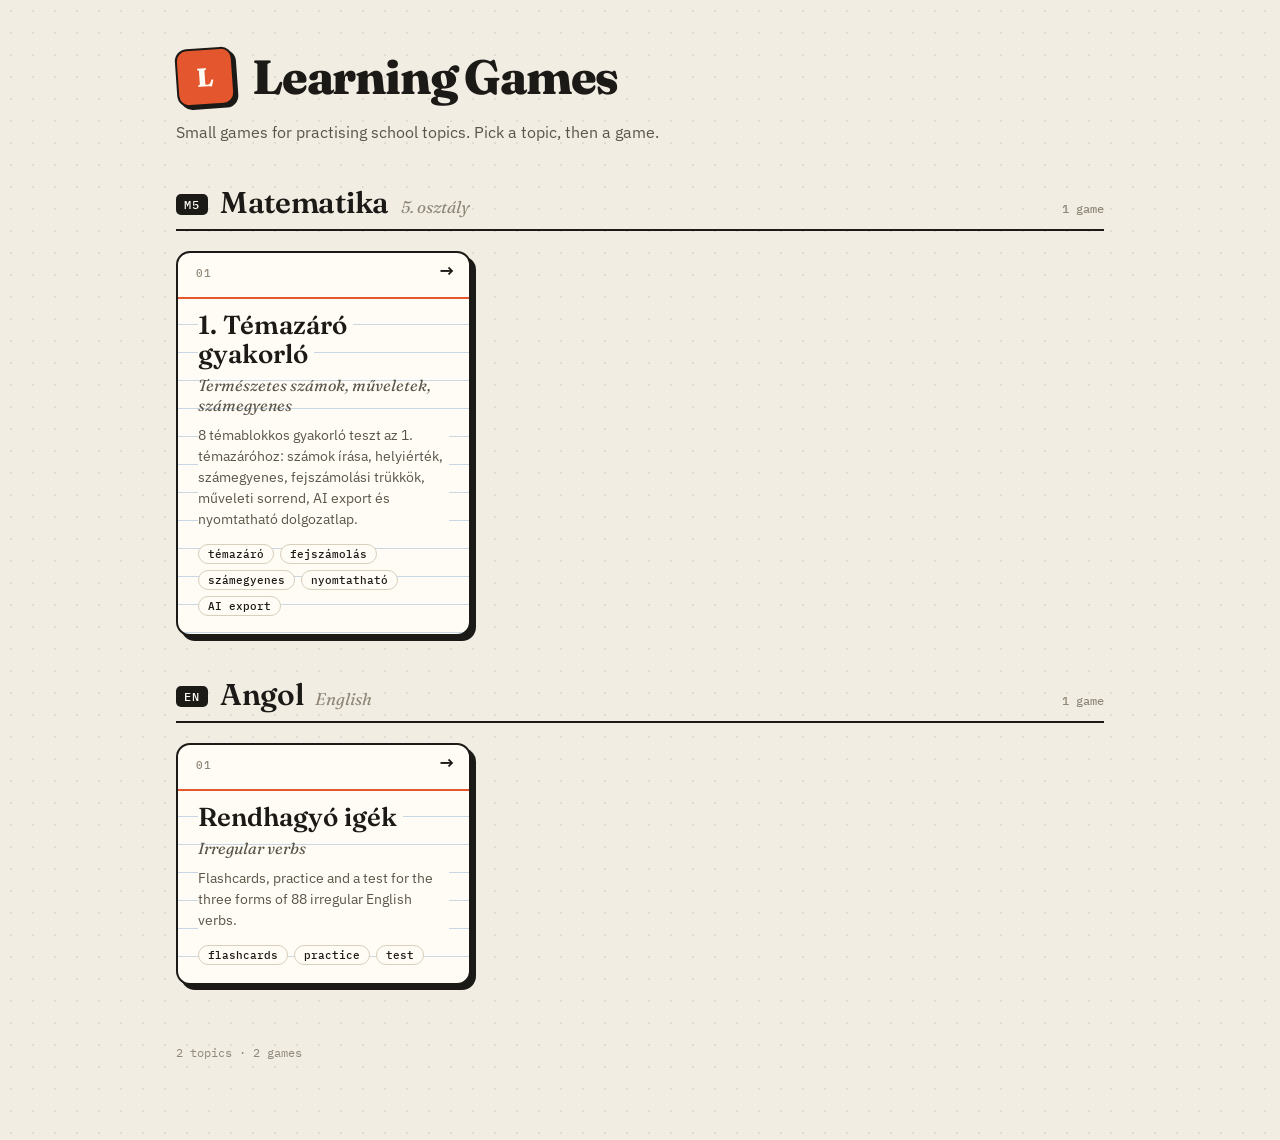
<file: index.html>
<!doctype html>
<html lang="hu">
<head>
<meta charset="utf-8">
<meta name="viewport" content="width=device-width, initial-scale=1">
<title>Learning Games</title>
<link rel="preconnect" href="https://fonts.googleapis.com">
<link rel="preconnect" href="https://fonts.gstatic.com" crossorigin>
<link href="https://fonts.googleapis.com/css2?family=Fraunces:opsz,wght@9..144,400;9..144,600;9..144,800&family=IBM+Plex+Mono:wght@400;500&family=IBM+Plex+Sans:wght@400;500;600&display=swap" rel="stylesheet">

<!--
  ===================== TABLE OF CONTENTS =====================
  Add a topic or a game here. "path" is the folder of the game (with an index.html inside).
-->
<script type="application/json" id="catalog">
[
  {
    "topic": "Matematika",
    "subtitle": "5. osztály",
    "code": "M5",
    "games": [
      {
        "title": "1. Témazáró gyakorló",
        "subtitle": "Természetes számok, műveletek, számegyenes",
        "path": "matek/5-osztaly/temazaro-1/",
        "description": "8 témablokkos gyakorló teszt az 1. témazáróhoz: számok írása, helyiérték, számegyenes, fejszámolási trükkök, műveleti sorrend, AI export és nyomtatható dolgozatlap.",
        "tags": ["témazáró", "fejszámolás", "számegyenes", "nyomtatható", "AI export"]
      }
    ]
  },
  {
    "topic": "Angol",
    "subtitle": "English",
    "code": "EN",
    "games": [
      {
        "title": "Rendhagyó igék",
        "subtitle": "Irregular verbs",
        "path": "angol/rendhagyo-igek/",
        "description": "Flashcards, practice and a test for the three forms of 88 irregular English verbs.",
        "tags": ["flashcards", "practice", "test"]
      }
    ]
  }
]
</script>

<style>
:root{
  --paper:#f2ede3; --paper-2:#e9e2d4; --card:#fffcf5;
  --ink:#1c1a17; --ink-2:#5b5549; --ink-3:#8f8778; --line:#d8cfbd;
  --accent:#e4572e; --rule:#c9d6e3;
  --hard:5px 5px 0 var(--ink);
}
*{box-sizing:border-box}
html,body{margin:0}
body{
  background:var(--paper);
  background-image:radial-gradient(rgba(28,26,23,.08) 1px, transparent 1.2px);
  background-size:22px 22px;
  color:var(--ink);font:16px/1.5 "IBM Plex Sans",system-ui,sans-serif;min-height:100vh;
}
.wrap{max-width:960px;margin:0 auto;padding:48px 16px 80px}
header{display:flex;align-items:center;gap:18px;margin-bottom:12px}
.mark{
  width:58px;height:58px;border:2px solid var(--ink);border-radius:12px;background:var(--accent);flex:none;
  display:grid;place-items:center;font:800 26px/1 "Fraunces",serif;color:var(--card);
  box-shadow:3px 3px 0 var(--ink);transform:rotate(-4deg);
}
h1{font:800 clamp(32px,6vw,48px)/1 "Fraunces",serif;letter-spacing:-.025em;margin:0}
.lead{color:var(--ink-2);max-width:560px;margin:14px 0 44px}
.lead code{font:13px "IBM Plex Mono",monospace;background:var(--paper-2);padding:1px 6px;border-radius:4px}

.topic{margin-bottom:44px;animation:rise .5s cubic-bezier(.2,1.1,.4,1) backwards}
@keyframes rise{from{opacity:0;transform:translateY(14px)}}
.topic-head{display:flex;align-items:baseline;gap:12px;padding-bottom:10px;margin-bottom:20px;border-bottom:2px solid var(--ink)}
.topic-head .code{font:500 12px "IBM Plex Mono",monospace;background:var(--ink);color:var(--card);padding:3px 8px;border-radius:5px;letter-spacing:.08em;transform:translateY(-4px)}
.topic-head h2{font:600 30px/1 "Fraunces",serif;margin:0;letter-spacing:-.01em}
.topic-head .en{font:italic 400 17px "Fraunces",serif;color:var(--ink-3)}
.topic-head .count{margin-left:auto;font:500 12px "IBM Plex Mono",monospace;color:var(--ink-3)}

.games{display:grid;grid-template-columns:repeat(auto-fill,minmax(260px,1fr));gap:22px}
.game{
  position:relative;display:block;text-decoration:none;color:inherit;
  background:
    linear-gradient(var(--accent),var(--accent)) 0 44px/100% 2px no-repeat,
    repeating-linear-gradient(to bottom,transparent 0 27px,var(--rule) 27px 28px) 0 44px/100% 100% no-repeat,
    var(--card);
  border:2px solid var(--ink);border-radius:14px;box-shadow:var(--hard);
  padding:58px 20px 18px;min-height:210px;
  transition:transform .25s cubic-bezier(.3,1.5,.5,1),box-shadow .25s;
  animation:rise .5s cubic-bezier(.2,1.1,.4,1) backwards;
}
.game:hover{transform:translate(-3px,-4px) rotate(-.6deg);box-shadow:8px 9px 0 var(--ink)}
.game:active{transform:translate(3px,3px);box-shadow:0 0 0 var(--ink)}
.game .no{position:absolute;top:13px;left:18px;font:500 11px "IBM Plex Mono",monospace;color:var(--ink-3);letter-spacing:.1em}
.game .go{position:absolute;top:9px;right:14px;font:600 18px/1 "IBM Plex Sans",sans-serif;transition:transform .25s}
.game:hover .go{transform:translateX(4px);color:var(--accent)}
.game h3{font:600 26px/1.1 "Fraunces",serif;margin:0;background:var(--card);display:inline;box-decoration-break:clone;-webkit-box-decoration-break:clone;padding-right:6px}
.game .sub{display:block;font:italic 400 16px "Fraunces",serif;color:var(--ink-2);margin:6px 0 10px}
.game p{margin:0 0 14px;font-size:14px;color:var(--ink-2);background:var(--card)}
.tags{display:flex;gap:6px;flex-wrap:wrap}
.tags span{font:500 11px "IBM Plex Mono",monospace;border:1.5px solid var(--line);border-radius:999px;padding:2px 9px;background:var(--card)}
footer{margin-top:60px;font:12px "IBM Plex Mono",monospace;color:var(--ink-3)}
@media (prefers-reduced-motion:reduce){*{animation:none!important;transition:none!important}}
</style>
</head>
<body>
<div class="wrap">
  <header>
    <div class="mark">L</div>
    <h1>Learning Games</h1>
  </header>
  <p class="lead">Small games for practising school topics. Pick a topic, then a game.</p>
  <main id="toc"></main>
  <footer id="foot"></footer>
</div>
<script>
const esc = s => String(s).replace(/[&<>"]/g, c => ({ '&': '&amp;', '<': '&lt;', '>': '&gt;', '"': '&quot;' }[c]));
const catalog = JSON.parse(document.getElementById('catalog').textContent);
let delay = 0, total = 0;
document.getElementById('toc').innerHTML = catalog.map(t => `
  <section class="topic" style="animation-delay:${delay}ms">
    <div class="topic-head">
      ${t.code ? `<span class="code">${esc(t.code)}</span>` : ''}
      <h2>${esc(t.topic)}</h2>
      ${t.subtitle ? `<span class="en">${esc(t.subtitle)}</span>` : ''}
      <span class="count">${t.games.length} game${t.games.length === 1 ? '' : 's'}</span>
    </div>
    <div class="games">
      ${t.games.map((g, i) => (total++, `
        <a class="game" href="${esc(g.path)}" style="animation-delay:${(delay += 70)}ms">
          <span class="no">${String(i + 1).padStart(2, '0')}</span><span class="go">→</span>
          <h3>${esc(g.title)}</h3>
          ${g.subtitle ? `<span class="sub">${esc(g.subtitle)}</span>` : ''}
          ${g.description ? `<p>${esc(g.description)}</p>` : ''}
          ${g.tags ? `<div class="tags">${g.tags.map(x => `<span>${esc(x)}</span>`).join('')}</div>` : ''}
        </a>`)).join('')}
    </div>
  </section>`).join('');
document.getElementById('foot').textContent = `${catalog.length} topic${catalog.length === 1 ? '' : 's'} · ${total} game${total === 1 ? '' : 's'}`;
</script>
</body>
</html>
</file>
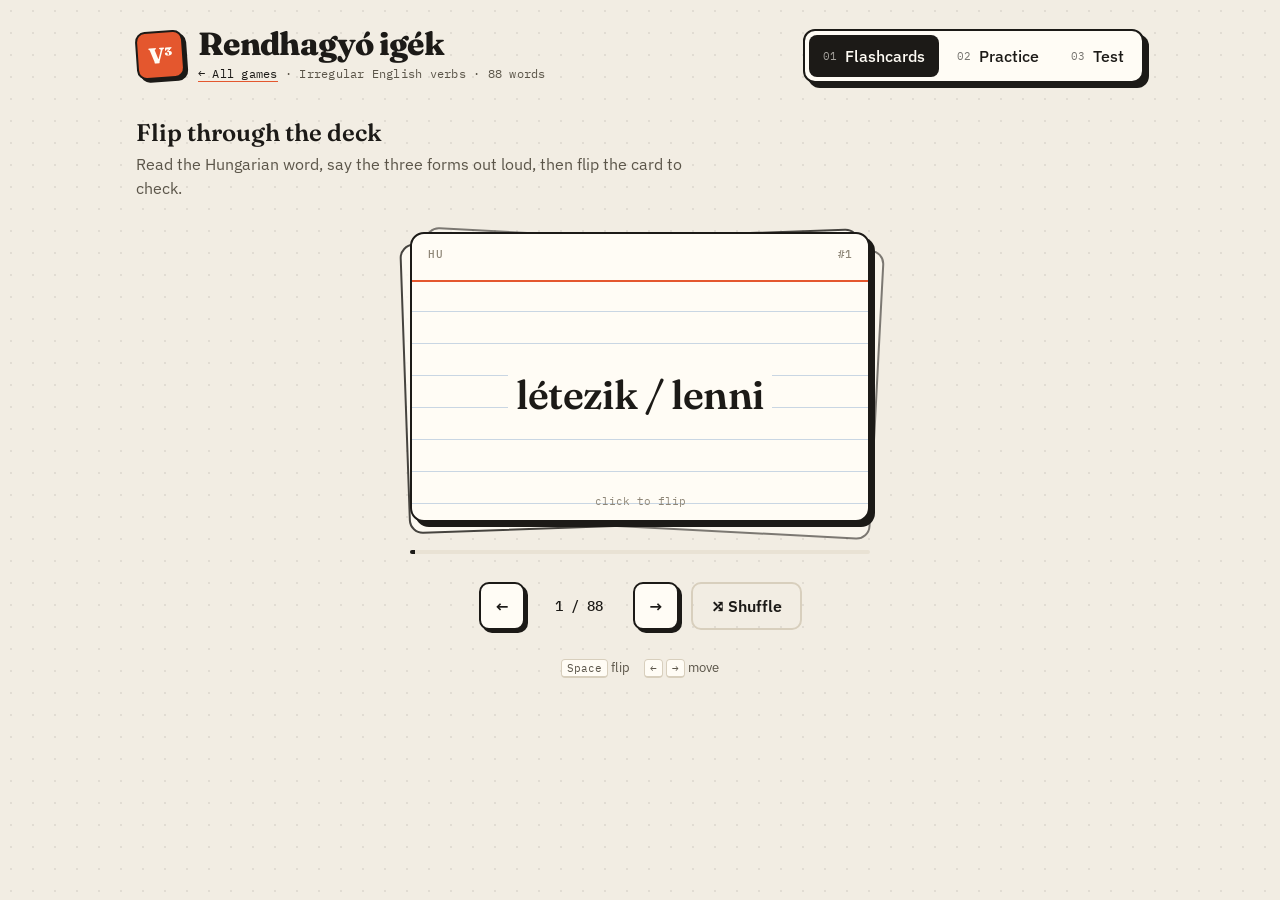
<file: angol/rendhagyo-igek/index.html>
<!doctype html>
<html lang="hu">
<head>
<meta charset="utf-8">
<meta name="viewport" content="width=device-width, initial-scale=1">
<title>Rendhagyó igék</title>
<link rel="preconnect" href="https://fonts.googleapis.com">
<link rel="preconnect" href="https://fonts.gstatic.com" crossorigin>
<link href="https://fonts.googleapis.com/css2?family=Fraunces:opsz,wght@9..144,400;9..144,600;9..144,800&family=IBM+Plex+Mono:wght@400;500&family=IBM+Plex+Sans:wght@400;500;600&display=swap" rel="stylesheet">

<!--
  ===================== VERB DATABASE =====================
  One verb per line, columns separated by TAB:
  infinitive  past_simple  past_participle  hungarian
  Alternatives are separated by " / ". Use "-" when a form does not exist.
  Add new lines here to extend the game — no other change needed.
-->
<script type="text/tab-separated-values" id="verb-data">
infinitive	past_simple	past_participle	hungarian
be	was / were	been	létezik / lenni
beat	beat	beaten	ütni
become	became	become	válik
begin	began	begun	kezd
bite	bit	bitten	megharapni
blow	blew	blown	fújni
break	broke	broken	törni
bring	brought	brought	hozni
burn	burnt / burned	burnt / burned	égni
build	built	built	építeni
buy	bought	bought	venni
can	could	-	tudni
catch	caught	caught	elkapni
choose	chose	chosen	választani
come	came	come	jönni
cost	cost	cost	kerül
cut	cut	cut	vágni
do	did	done	csinálni
draw	drew	drawn	rajzolni
dream	dreamt / dreamed	dreamt / dreamed	álmodni
drink	drank	drunk	inni
drive	drove	driven	vezetni
eat	ate	eaten	enni
fall	fell	fallen	elesni
feed	fed	fed	etetni
feel	felt	felt	érezni
fight	fought	fought	harcolni
find	found	found	találni
fly	flew	flown	repülni
forget	forgot	forgotten	elfelejteni
forgive	forgave	forgiven	megbocsátani
freeze	froze	frozen	fagyasztani
get	got	got	megszerez
give	gave	given	adni
go	went	gone / been	menni
grow	grew	grown	nő
hang	hung	hung	lógni
have	had	had	birtokolni / van v.milye
hear	heard	heard	hallani
hide	hid	hidden	elbújik
hit	hit	hit	megütni
hold	held	held	tartani
hurt	hurt	hurt	bántani
keep	kept	kept	tartani
know	knew	known	tudni
lead	led	led	vezetni
learn	learnt / learned	learnt / learned	tanulni
leave	left	left	elhagyni
lend	lent	lent	kölcsönadni
let	let	let	hagyni
lie	lay	lain	feküdni
lose	lost	lost	veszíteni
make	made	made	készíteni
meet	met	met	találkozni
pay	paid	paid	fizetni
put	put	put	tenni
read	read	read	olvasni
ride	rode	ridden	lovagolni / utazni
ring	rang	rung	csörög
run	ran	run	futni
say	said	said	mondani
see	saw	seen	látni
sell	sold	sold	eladni
send	sent	sent	küldeni
set	set	set	beállítani
shake	shook	shaken	megráz
shine	shone	shone	csillog
show	showed	shown	megmutat
shut	shut	shut	becsuk
sing	sang	sung	énekelni
sit	sat	sat	leülni
sleep	slept	slept	aludni
speak	spoke	spoken	beszélni
spell	spelt / spelled	spelt / spelled	betűz
spend	spent	spent	költeni / tölteni
stand	stood	stood	állni
steal	stole	stolen	lopni
swim	swam	swum	úszni
take	took	taken	venni / fogni
teach	taught	taught	tanítani
tell	told	told	mondani
think	thought	thought	gondolni
throw	threw	thrown	dobni
understand	understood	understood	megérteni
wake	woke	woken	ébredni
wear	wore	worn	viselni
win	won	won	megnyerni
write	wrote	written	írni
</script>

<style>
:root{
  --paper:#f2ede3;
  --paper-2:#e9e2d4;
  --card:#fffcf5;
  --ink:#1c1a17;
  --ink-2:#5b5549;
  --ink-3:#8f8778;
  --line:#d8cfbd;
  --rule:#c9d6e3;
  --margin:#e4572e;
  --accent:#e4572e;
  --a:#2f7d4f; --a-bg:#e3f1e7;
  --b:#b7790a; --b-bg:#fbefd2;
  --c:#c2412d; --c-bg:#f9e0db;
  --radius:14px;
  --shadow:0 1px 0 rgba(0,0,0,.04), 0 10px 30px -12px rgba(40,30,10,.25);
  --hard:5px 5px 0 var(--ink);
}
*{box-sizing:border-box}
html,body{margin:0}
body{
  background:var(--paper);
  background-image:radial-gradient(rgba(28,26,23,.08) 1px, transparent 1.2px);
  background-size:22px 22px;
  color:var(--ink);
  font:16px/1.5 "IBM Plex Sans",system-ui,sans-serif;
  min-height:100vh;
}
button,input{font:inherit;color:inherit}
.wrap{max-width:1040px;margin:0 auto;padding:28px 16px 80px}

/* ---------- header ---------- */
.top{display:flex;align-items:flex-end;justify-content:space-between;gap:20px;flex-wrap:wrap;margin-bottom:36px}
.brand{display:flex;align-items:center;gap:14px}
.mark{
  width:48px;height:48px;border:2px solid var(--ink);border-radius:10px;background:var(--accent);
  display:grid;place-items:center;font:800 22px/1 "Fraunces",serif;color:var(--card);
  box-shadow:3px 3px 0 var(--ink);transform:rotate(-4deg);
}
h1{font:800 32px/1 "Fraunces",serif;letter-spacing:-.02em;margin:0}
.sub{font:12px/1.4 "IBM Plex Mono",monospace;color:var(--ink-2);margin-top:6px;letter-spacing:.02em}
.sub .home{color:var(--ink);text-decoration:none;border-bottom:1.5px solid var(--accent)}
.sub .home:hover{color:var(--accent)}

.modes{display:flex;gap:4px;padding:4px;background:var(--card);border:2px solid var(--ink);border-radius:12px;box-shadow:var(--hard)}
.modes button{
  border:0;background:transparent;padding:9px 14px;border-radius:8px;cursor:pointer;font-weight:500;
  display:flex;gap:8px;align-items:center;transition:background .2s,color .2s;
}
.modes button .n{font:11px "IBM Plex Mono",monospace;opacity:.6}
.modes button:hover{background:var(--paper-2)}
.modes button.on{background:var(--ink);color:var(--card)}

section[data-view]{display:none;animation:fade .35s ease}
section[data-view].on{display:block}
@keyframes fade{from{opacity:0;transform:translateY(6px)}to{opacity:1;transform:none}}

.intro{display:flex;justify-content:space-between;align-items:baseline;gap:16px;flex-wrap:wrap;margin-bottom:22px}
.intro h2{font:600 24px/1.2 "Fraunces",serif;margin:0}
.intro p{margin:4px 0 0;color:var(--ink-2);max-width:560px}

/* ---------- buttons ---------- */
.btn{
  border:2px solid var(--ink);background:var(--card);padding:10px 18px;border-radius:10px;cursor:pointer;
  font-weight:600;box-shadow:3px 3px 0 var(--ink);transition:transform .12s,box-shadow .12s,background .2s;
  display:inline-flex;align-items:center;gap:8px;
}
.btn:hover{transform:translate(-1px,-1px);box-shadow:4px 4px 0 var(--ink)}
.btn:active{transform:translate(3px,3px);box-shadow:0 0 0 var(--ink)}
.btn.primary{background:var(--accent);color:#fff}
.btn.dark{background:var(--ink);color:var(--card)}
.btn.ghost{box-shadow:none;border-color:var(--line);background:transparent}
.btn.ghost:hover{border-color:var(--ink)}
.btn.icon{padding:10px 14px}
.btn[aria-pressed="true"]{background:var(--ink);color:var(--card)}
kbd{font:11px "IBM Plex Mono",monospace;border:1px solid var(--line);border-bottom-width:2px;border-radius:4px;padding:1px 5px;background:var(--card)}

/* ---------- card ---------- */
.card{position:relative;perspective:1400px;cursor:pointer;user-select:none;-webkit-tap-highlight-color:transparent}
.card-lift{width:100%;height:100%}
.card-inner{
  position:relative;width:100%;height:100%;transform-style:preserve-3d;
  transition:transform .75s cubic-bezier(.3,1.35,.45,1);
}
.card.flipped .card-inner{transform:rotateY(180deg)}
.card.lift .card-lift{animation:lift .75s ease}
@keyframes lift{0%,100%{transform:none}45%{transform:translateY(-14px) scale(1.035)}}
.face{
  position:absolute;inset:0;border-radius:var(--radius);border:2px solid var(--ink);
  backface-visibility:hidden;-webkit-backface-visibility:hidden;overflow:hidden;
  box-shadow:var(--hard);
}
.front{
  background:
    linear-gradient(var(--margin),var(--margin)) 0 46px/100% 2px no-repeat,
    repeating-linear-gradient(to bottom,transparent 0 31px,var(--rule) 31px 32px) 0 46px/100% 100% no-repeat,
    var(--card);
  display:flex;flex-direction:column;align-items:center;justify-content:center;padding:56px 20px 20px;text-align:center;
}
.front .tag,.back .tag{position:absolute;top:13px;left:16px;font:500 11px "IBM Plex Mono",monospace;letter-spacing:.12em;color:var(--ink-3)}
.front .num{position:absolute;top:13px;right:16px;font:500 11px "IBM Plex Mono",monospace;color:var(--ink-3)}
.front .word{font:600 clamp(26px,5vw,40px)/1.15 "Fraunces",serif;letter-spacing:-.01em;background:var(--card);padding:0 8px}
.front .hint{position:absolute;bottom:12px;font:11px "IBM Plex Mono",monospace;color:var(--ink-3)}
.back{
  transform:rotateY(180deg);background:var(--ink);color:var(--card);
  display:flex;flex-direction:column;justify-content:center;padding:44px 22px 20px;gap:4px;
}
.back .tag{color:#a39c8e}
.back .hu{position:absolute;top:11px;right:16px;font:italic 400 14px "Fraunces",serif;color:#cfc7b6;max-width:60%;text-align:right;white-space:nowrap;overflow:hidden;text-overflow:ellipsis}
.form-row{display:grid;grid-template-columns:28px 1fr;align-items:baseline;gap:10px;padding:6px 0;border-bottom:1px dashed #4a453d}
.form-row:last-child{border-bottom:0}
.form-row .k{font:500 11px "IBM Plex Mono",monospace;color:var(--accent)}
.form-row .v{font:600 clamp(20px,3.4vw,26px)/1.2 "Fraunces",serif}
.form-row[data-g] .k{color:#fff;border-radius:4px;text-align:center;padding:1px 0}
.form-row[data-g="A"] .k{background:var(--a)}
.form-row[data-g="B"] .k{background:var(--b)}
.form-row[data-g="C"] .k{background:var(--c)}

/* card swapping */
.card.out-next{animation:outNext .22s ease-in forwards}
.card.out-prev{animation:outPrev .22s ease-in forwards}
.card.in-next{animation:inNext .42s cubic-bezier(.2,1.2,.4,1)}
.card.in-prev{animation:inPrev .42s cubic-bezier(.2,1.2,.4,1)}
@keyframes outNext{to{opacity:0;transform:translateX(-60px) rotate(-5deg)}}
@keyframes outPrev{to{opacity:0;transform:translateX(60px) rotate(5deg)}}
@keyframes inNext{from{opacity:0;transform:translateX(60px) rotate(5deg)}to{opacity:1;transform:none}}
@keyframes inPrev{from{opacity:0;transform:translateX(-60px) rotate(-5deg)}to{opacity:1;transform:none}}
.noanim .card-inner{transition:none!important}

/* ---------- learn ---------- */
.learn-stage{display:flex;flex-direction:column;align-items:center;gap:28px;padding-top:10px}
.deck{position:relative;width:min(460px,100%);height:290px}
.deck::before,.deck::after{
  content:"";position:absolute;inset:0;border:2px solid var(--ink);border-radius:var(--radius);background:var(--card);
}
.deck::before{transform:rotate(3deg) translate(8px,6px);opacity:.55}
.deck::after{transform:rotate(-2deg) translate(-6px,4px);opacity:.8}
.deck .card{position:absolute;inset:0;z-index:1}
.controls{display:flex;align-items:center;gap:12px;flex-wrap:wrap;justify-content:center}
.counter{font:500 14px "IBM Plex Mono",monospace;min-width:84px;text-align:center}
.progress{width:min(460px,100%);height:4px;background:var(--paper-2);border-radius:4px;overflow:hidden}
.progress i{display:block;height:100%;background:var(--ink);transition:width .35s ease}
.keys{font-size:13px;color:var(--ink-2);display:flex;gap:14px;flex-wrap:wrap;justify-content:center}

/* ---------- practice ---------- */
.tally{display:flex;gap:8px;align-items:center;font:500 13px "IBM Plex Mono",monospace}
.chip{display:inline-flex;align-items:center;gap:6px;padding:4px 10px;border-radius:999px;border:1.5px solid currentColor}
.chip.A{color:var(--a);background:var(--a-bg)}
.chip.B{color:var(--b);background:var(--b-bg)}
.chip.C{color:var(--c);background:var(--c-bg)}
.practice{display:grid;grid-template-columns:minmax(0,1fr) minmax(0,1fr);gap:40px;align-items:center}
.practice .card{height:280px}
.fields{display:flex;flex-direction:column;gap:14px}
.field label{display:flex;justify-content:space-between;font:500 12px "IBM Plex Mono",monospace;color:var(--ink-2);margin-bottom:6px;letter-spacing:.04em}
.inp{position:relative}
.inp input{
  width:100%;padding:12px 48px 12px 14px;border:2px solid var(--ink);border-radius:10px;background:var(--card);
  font:500 18px "IBM Plex Sans",sans-serif;outline:none;transition:border-color .2s,background .2s,box-shadow .2s;
}
.inp input:focus{box-shadow:0 0 0 4px rgba(228,87,46,.18);border-color:var(--accent)}
.inp input:disabled{opacity:1}
.inp .badge{
  position:absolute;right:10px;top:50%;width:28px;height:28px;margin-top:-14px;border-radius:7px;
  display:grid;place-items:center;font:700 14px "IBM Plex Mono",monospace;color:#fff;
  transform:scale(0) rotate(-30deg);transition:transform .35s cubic-bezier(.3,1.6,.5,1);
}
.inp[data-g] .badge{transform:none}
.inp[data-g="A"] input{border-color:var(--a);background:var(--a-bg)}
.inp[data-g="B"] input{border-color:var(--b);background:var(--b-bg)}
.inp[data-g="C"] input{border-color:var(--c);background:var(--c-bg)}
.inp[data-g="A"] .badge{background:var(--a)}
.inp[data-g="B"] .badge{background:var(--b)}
.inp[data-g="C"] .badge{background:var(--c)}
.fix{font-size:13px;color:var(--ink-2);margin-top:5px;min-height:0;opacity:0;transform:translateY(-4px);transition:all .25s}
.fix.show{opacity:1;transform:none}
.fix b{font-family:"Fraunces",serif;font-size:15px;color:var(--ink)}
.row-actions{display:flex;gap:10px;align-items:center;margin-top:6px;flex-wrap:wrap}
.legend{display:flex;gap:14px;flex-wrap:wrap;font-size:13px;color:var(--ink-2);margin-top:28px;padding-top:16px;border-top:1px dashed var(--line)}
.legend span{display:inline-flex;align-items:center;gap:6px}
.dot{width:18px;height:18px;border-radius:5px;display:inline-grid;place-items:center;color:#fff;font:700 11px "IBM Plex Mono",monospace}
.dot.A{background:var(--a)}.dot.B{background:var(--b)}.dot.C{background:var(--c)}

/* ---------- test ---------- */
.setup{
  background:var(--card);border:2px solid var(--ink);border-radius:var(--radius);box-shadow:var(--hard);
  padding:28px;display:flex;align-items:center;justify-content:space-between;gap:20px;flex-wrap:wrap;
}
.setup h3{font:600 20px "Fraunces",serif;margin:0 0 4px}
.setup p{margin:0;color:var(--ink-2)}
.seg{display:flex;gap:8px;align-items:center}
.test-list{display:flex;flex-direction:column;gap:14px}
.test-row{
  display:grid;grid-template-columns:34px 200px repeat(3,minmax(0,1fr));gap:12px;align-items:center;
  animation:rowIn .45s cubic-bezier(.2,1.1,.4,1) backwards;
}
@keyframes rowIn{from{opacity:0;transform:translateY(12px)}}
.test-row .idx{font:500 13px "IBM Plex Mono",monospace;color:var(--ink-3);text-align:right}
.test-row .card{height:86px;cursor:default}
.test-row .front{padding:14px 10px 10px;background:var(--card)}
.test-row .front .word{font-size:20px}
.test-row .back{padding:8px 12px;gap:0;flex-direction:row;align-items:center;justify-content:space-around}
.test-row .back .mini{text-align:center;font:600 14px/1.2 "Fraunces",serif}
.test-row .back .mini small{display:block;font:500 9px "IBM Plex Mono",monospace;color:var(--accent);margin-bottom:2px}
.test-row .face{box-shadow:3px 3px 0 var(--ink)}
.test-row .inp input{font-size:16px;padding:10px 40px 10px 12px}
.test-row .inp .badge{width:24px;height:24px;margin-top:-12px;font-size:12px;right:8px}
.test-head{display:grid;grid-template-columns:34px 200px repeat(3,minmax(0,1fr));gap:12px;font:500 11px "IBM Plex Mono",monospace;color:var(--ink-3);letter-spacing:.08em;padding:0 0 4px}
.submitbar{
  position:sticky;bottom:16px;margin-top:26px;background:var(--ink);color:var(--card);border-radius:12px;
  padding:12px 12px 12px 20px;display:flex;align-items:center;justify-content:space-between;gap:12px;box-shadow:var(--shadow);
}
.submitbar .btn{border-color:var(--card);box-shadow:3px 3px 0 var(--accent)}
.fill{font:500 13px "IBM Plex Mono",monospace;color:#cfc7b6}
.result{
  display:grid;grid-template-columns:auto 1fr auto;gap:28px;align-items:center;margin-bottom:26px;
  background:var(--card);border:2px solid var(--ink);border-radius:var(--radius);box-shadow:var(--hard);padding:22px 26px;
  animation:rowIn .5s cubic-bezier(.2,1.1,.4,1);
}
.score{font:800 56px/1 "Fraunces",serif;letter-spacing:-.03em}
.score small{font-size:22px;color:var(--ink-3)}
.verdict{font:600 18px "Fraunces",serif;margin-bottom:10px}
.bar{display:flex;height:12px;border-radius:6px;overflow:hidden;background:var(--paper-2);border:1.5px solid var(--ink)}
.bar i{display:block;height:100%;width:0;transition:width .9s cubic-bezier(.2,.9,.3,1)}
.bar .A{background:var(--a)}.bar .B{background:var(--b)}.bar .C{background:var(--c)}
.result .tally{margin-top:10px}

@media (max-width:760px){
  h1{font-size:26px}
  .modes{width:100%}
  .modes button{flex:1;justify-content:center;padding:9px 6px;font-size:14px}
  .modes button .n{display:none}
  .practice{grid-template-columns:1fr;gap:24px}
  .practice .card{height:220px}
  .deck{height:240px}
  .test-head{display:none}
  .test-row{grid-template-columns:1fr 1fr 1fr;padding:14px;background:rgba(255,252,245,.6);border:1.5px dashed var(--line);border-radius:12px}
  .test-row .idx{display:none}
  .test-row .card{grid-column:1 / -1}
  .result{grid-template-columns:1fr;gap:14px}
}
@media (prefers-reduced-motion:reduce){
  *{animation-duration:.01ms!important;transition-duration:.01ms!important}
}
</style>
</head>
<body>
<div class="wrap">
  <header class="top">
    <div class="brand">
      <div class="mark">V³</div>
      <div>
        <h1>Rendhagyó igék</h1>
        <div class="sub"><a class="home" href="../../">← All games</a> · <span id="sub">Irregular English verbs</span></div>
      </div>
    </div>
    <nav class="modes" role="tablist">
      <button data-mode="learn" class="on"><span class="n">01</span>Flashcards</button>
      <button data-mode="practice"><span class="n">02</span>Practice</button>
      <button data-mode="test"><span class="n">03</span>Test</button>
    </nav>
  </header>

  <!-- ============ 1. LEARN ============ -->
  <section data-view="learn" class="on">
    <div class="intro">
      <div>
        <h2>Flip through the deck</h2>
        <p>Read the Hungarian word, say the three forms out loud, then flip the card to check.</p>
      </div>
    </div>
    <div class="learn-stage">
      <div class="deck"><div id="learnCard"></div></div>
      <div class="progress"><i id="learnBar"></i></div>
      <div class="controls">
        <button class="btn icon" id="prevBtn" aria-label="Previous">←</button>
        <div class="counter" id="learnCount">1 / 1</div>
        <button class="btn icon" id="nextBtn" aria-label="Next">→</button>
        <button class="btn ghost" id="shuffleBtn" aria-pressed="false">⤮ Shuffle</button>
      </div>
      <div class="keys"><span><kbd>Space</kbd> flip</span><span><kbd>←</kbd> <kbd>→</kbd> move</span></div>
    </div>
  </section>

  <!-- ============ 2. PRACTICE ============ -->
  <section data-view="practice">
    <div class="intro">
      <div>
        <h2>Write the three forms</h2>
        <p>Type the forms, then click the card (or press <kbd>Enter</kbd>) to flip and check.</p>
      </div>
      <div class="tally" id="pTally"></div>
    </div>
    <div class="practice">
      <div id="pCard"></div>
      <div>
        <div class="fields" id="pFields"></div>
        <div class="row-actions">
          <button class="btn primary" id="pAction">Check</button>
          <button class="btn ghost" id="pSkip">Skip</button>
          <span class="counter" id="pCount"></span>
        </div>
      </div>
    </div>
    <div class="legend">
      <span><i class="dot A">A</i> Correct</span>
      <span><i class="dot B">B</i> Almost — small spelling mistake</span>
      <span><i class="dot C">C</i> Wrong</span>
    </div>
  </section>

  <!-- ============ 3. TEST ============ -->
  <section data-view="test">
    <div class="intro">
      <div>
        <h2>Test yourself</h2>
        <p>Fill in every row. Nothing is checked until you hand it in — then all cards flip together.</p>
      </div>
    </div>
    <div id="testSetup" class="setup">
      <div>
        <h3>How many verbs?</h3>
        <p>Random verbs are picked from the list.</p>
      </div>
      <div class="seg">
        <button class="btn" data-size="10" aria-pressed="true">10</button>
        <button class="btn" data-size="20" aria-pressed="false">20</button>
        <button class="btn primary" id="startTest">Start test →</button>
      </div>
    </div>
    <div id="testRun" hidden>
      <div id="testResult"></div>
      <div class="test-head"><span></span><span>HUNGARIAN</span><span>V1 · INFINITIVE</span><span>V2 · PAST SIMPLE</span><span>V3 · PAST PARTICIPLE</span></div>
      <div class="test-list" id="testList"></div>
      <div class="submitbar">
        <span class="fill" id="testFill"></span>
        <div style="display:flex;gap:8px">
          <button class="btn ghost" id="testQuit" style="color:var(--card);border-color:#5b5549">New test</button>
          <button class="btn primary" id="testSubmit">Hand in ✓</button>
        </div>
      </div>
    </div>
  </section>
</div>

<script>
/* ---------------- data ---------------- */
const FORMS = [
  { key: 'inf',  short: 'V1', label: 'Infinitive' },
  { key: 'past', short: 'V2', label: 'Past simple' },
  { key: 'pp',   short: 'V3', label: 'Past participle' },
];

function parseVerbs(text) {
  return text.split(/\r?\n/)
    .map(l => l.trim())
    .filter(l => l && !/^infinitive\b/i.test(l))
    .map(l => l.split(/\t+| {2,}/).map(s => s.trim()))
    .filter(c => c.length >= 4)
    .map(([inf, past, pp, ...hu]) => ({ inf, past, pp, hu: hu.join(' ') }));
}
const VERBS = parseVerbs(document.getElementById('verb-data').textContent);
document.getElementById('sub').textContent = `Irregular English verbs · ${VERBS.length} words`;

/* ---------------- helpers ---------------- */
const $ = s => document.querySelector(s);
const esc = s => s.replace(/[&<>"]/g, c => ({ '&': '&amp;', '<': '&lt;', '>': '&gt;', '"': '&quot;' }[c]));
const shuffle = a => { a = a.slice(); for (let i = a.length - 1; i > 0; i--) { const j = Math.random() * (i + 1) | 0; [a[i], a[j]] = [a[j], a[i]]; } return a; };
const wait = ms => new Promise(r => setTimeout(r, ms));

/* ---------------- grading ---------------- */
const norm = s => s.normalize('NFKC').toLowerCase().replace(/[’`]/g, "'").replace(/\s+/g, ' ').trim();
const variants = ans => ans.split('/').map(norm).filter(Boolean);
const NONE = ['', '-', '–', '—', 'x', 'none', 'nincs'];

// Optimal string alignment distance (Levenshtein + adjacent swaps)
function dist(a, b) {
  const d = Array.from({ length: a.length + 1 }, (_, i) => [i, ...Array(b.length).fill(0)]);
  for (let j = 1; j <= b.length; j++) d[0][j] = j;
  for (let i = 1; i <= a.length; i++) for (let j = 1; j <= b.length; j++) {
    const cost = a[i - 1] === b[j - 1] ? 0 : 1;
    d[i][j] = Math.min(d[i - 1][j] + 1, d[i][j - 1] + 1, d[i - 1][j - 1] + cost);
    if (i > 1 && j > 1 && a[i - 1] === b[j - 2] && a[i - 2] === b[j - 1]) d[i][j] = Math.min(d[i][j], d[i - 2][j - 2] + 1);
  }
  return d[a.length][b.length];
}
const tolerance = w => w.length >= 7 ? 2 : w.length >= 3 ? 1 : 0;

/** Returns 'A' (correct), 'B' (small typo) or 'C' (wrong). */
function grade(input, verb, key) {
  const n = norm(input || '');
  if (norm(verb[key]) === '-') return NONE.includes(n) ? 'A' : 'C';
  if (!n) return 'C';
  const ok = variants(verb[key]);
  // other forms of the same verb (e.g. "began" where "begun" is expected) are wrong, not typos
  const others = new Set(FORMS.filter(f => f.key !== key).flatMap(f => variants(verb[f.key])).filter(f => !ok.includes(f)));
  let result = 'A';
  for (const part of n.split('/').map(s => s.trim()).filter(Boolean)) {
    if (ok.includes(part)) continue;
    if (others.has(part)) return 'C';
    if (ok.some(v => dist(part, v) <= tolerance(v))) result = 'B';
    else return 'C';
  }
  return result;
}

/* ---------------- card component ---------------- */
function cardHTML(verb, { num = '', hint = '', grades = null, mini = false } = {}) {
  const back = mini
    ? FORMS.map(f => `<div class="mini"><small>${f.short}</small>${esc(verb[f.key])}</div>`).join('')
    : FORMS.map((f, i) => `<div class="form-row"${grades ? ` data-g="${grades[i]}"` : ''}><span class="k">${grades ? grades[i] : f.short}</span><span class="v">${esc(verb[f.key])}</span></div>`).join('');
  return `
    <div class="card-lift"><div class="card-inner">
      <div class="face front">
        <span class="tag">HU</span>${num ? `<span class="num">${num}</span>` : ''}
        <div class="word">${esc(verb.hu)}</div>
        ${hint ? `<div class="hint">${hint}</div>` : ''}
      </div>
      <div class="face back">
        ${mini ? '' : `<span class="tag">EN</span><span class="hu">${esc(verb.hu)}</span>`}
        ${back}
      </div>
    </div></div>`;
}

function flip(el, on) {
  if (el.classList.contains('flipped') === on) return;
  el.classList.toggle('flipped', on);
  el.classList.remove('lift'); void el.offsetWidth; el.classList.add('lift');
}

/** Animate the card out, swap its contents, animate it back in (unflipped). */
async function swapCard(el, html, dir = 'next') {
  el.classList.remove('in-next', 'in-prev');
  el.classList.add('out-' + dir);
  await wait(210);
  el.classList.add('noanim');
  el.classList.remove('flipped', 'lift', 'out-' + dir);
  el.innerHTML = html;
  void el.offsetWidth;
  el.classList.remove('noanim');
  el.classList.add('in-' + dir);
}

/* ---------------- mode switching ---------------- */
let mode = 'learn';
document.querySelectorAll('.modes button').forEach(b => b.addEventListener('click', () => {
  mode = b.dataset.mode;
  document.querySelectorAll('.modes button').forEach(x => x.classList.toggle('on', x === b));
  document.querySelectorAll('section[data-view]').forEach(s => s.classList.toggle('on', s.dataset.view === mode));
  if (mode === 'practice' && !pState.checked) setTimeout(() => pFieldsEl.querySelector('input')?.focus(), 50);
}));

/* ================= 1. LEARN ================= */
const learnEl = $('#learnCard');
learnEl.className = 'card';
let lOrder = VERBS.slice(), lIdx = 0;

function learnRender(dir) {
  const v = lOrder[lIdx];
  const html = cardHTML(v, { num: `#${lIdx + 1}`, hint: 'click to flip' });
  if (dir) swapCard(learnEl, html, dir); else learnEl.innerHTML = html;
  $('#learnCount').textContent = `${lIdx + 1} / ${lOrder.length}`;
  $('#learnBar').style.width = `${(lIdx + 1) / lOrder.length * 100}%`;
}
const learnMove = d => { lIdx = (lIdx + d + lOrder.length) % lOrder.length; learnRender(d > 0 ? 'next' : 'prev'); };
learnEl.addEventListener('click', () => flip(learnEl, !learnEl.classList.contains('flipped')));
$('#prevBtn').onclick = () => learnMove(-1);
$('#nextBtn').onclick = () => learnMove(1);
$('#shuffleBtn').onclick = e => {
  const on = e.currentTarget.getAttribute('aria-pressed') !== 'true';
  e.currentTarget.setAttribute('aria-pressed', on);
  lOrder = on ? shuffle(VERBS) : VERBS.slice();
  lIdx = 0; learnRender('next');
};
learnRender();

/* ================= 2. PRACTICE ================= */
const pCardEl = $('#pCard'), pFieldsEl = $('#pFields'), pAction = $('#pAction');
pCardEl.className = 'card';
const pState = { order: shuffle(VERBS), idx: 0, checked: false, tally: { A: 0, B: 0, C: 0 }, done: 0 };

pFieldsEl.innerHTML = FORMS.map((f, i) => `
  <div class="field">
    <label for="p${i}"><span>${f.short} · ${f.label.toUpperCase()}</span></label>
    <div class="inp"><input id="p${i}" autocomplete="off" autocapitalize="off" spellcheck="false"><span class="badge"></span></div>
    <div class="fix"></div>
  </div>`).join('');
const pInputs = [...pFieldsEl.querySelectorAll('input')];

function tallyHTML(t) {
  return `<span class="chip A">A ${t.A}</span><span class="chip B">B ${t.B}</span><span class="chip C">C ${t.C}</span>`;
}

function pRender(animate) {
  const v = pState.order[pState.idx];
  const html = cardHTML(v, { num: `${pState.idx + 1}/${pState.order.length}`, hint: 'click to check' });
  if (animate) swapCard(pCardEl, html, 'next'); else pCardEl.innerHTML = html;
  pInputs.forEach(inp => { inp.value = ''; inp.disabled = false; inp.parentElement.removeAttribute('data-g'); inp.parentElement.querySelector('.badge').textContent = ''; });
  pFieldsEl.querySelectorAll('.fix').forEach(f => { f.classList.remove('show'); f.innerHTML = ''; });
  pState.checked = false;
  pAction.textContent = 'Check';
  $('#pSkip').hidden = false;
  $('#pTally').innerHTML = tallyHTML(pState.tally);
  $('#pCount').textContent = pState.done ? `${pState.done} done` : '';
  if (mode === 'practice') pInputs[0].focus({ preventScroll: true });
}

function pCheck() {
  if (pState.checked) return;
  const v = pState.order[pState.idx];
  const grades = FORMS.map((f, i) => grade(pInputs[i].value, v, f.key));
  // put the graded rows on the back of the card, then flip
  pCardEl.querySelector('.back').innerHTML =
    `<span class="tag">EN</span><span class="hu">${esc(v.hu)}</span>` +
    FORMS.map((f, i) => `<div class="form-row" data-g="${grades[i]}"><span class="k">${grades[i]}</span><span class="v">${esc(v[f.key])}</span></div>`).join('');
  flip(pCardEl, true);
  grades.forEach((g, i) => {
    const box = pInputs[i].parentElement, fix = pFieldsEl.querySelectorAll('.fix')[i];
    setTimeout(() => {
      box.dataset.g = g;
      box.querySelector('.badge').textContent = g;
      if (g !== 'A') { fix.innerHTML = `Correct: <b>${esc(v[FORMS[i].key])}</b>`; fix.classList.add('show'); }
    }, 250 + i * 120);
    pInputs[i].disabled = true;
    pState.tally[g]++;
  });
  pState.checked = true; pState.done++;
  pAction.textContent = 'Next verb →';
  $('#pSkip').hidden = true;
  setTimeout(() => { $('#pTally').innerHTML = tallyHTML(pState.tally); $('#pCount').textContent = `${pState.done} done`; }, 650);
  pAction.focus({ preventScroll: true });
}

function pNext() {
  pState.idx++;
  if (pState.idx >= pState.order.length) { pState.order = shuffle(VERBS); pState.idx = 0; }
  pRender(true);
}

pAction.onclick = () => pState.checked ? pNext() : pCheck();
$('#pSkip').onclick = pNext;
pCardEl.addEventListener('click', () => pState.checked ? pNext() : pCheck());
pInputs.forEach((inp, i) => inp.addEventListener('keydown', e => {
  if (e.key !== 'Enter') return;
  e.preventDefault();
  if (i < pInputs.length - 1 && !pInputs[i + 1].value) pInputs[i + 1].focus();
  else pCheck();
}));
pRender();

/* ================= 3. TEST ================= */
let tSize = 10, tVerbs = [], tDone = false;
document.querySelectorAll('[data-size]').forEach(b => b.onclick = () => {
  tSize = +b.dataset.size;
  document.querySelectorAll('[data-size]').forEach(x => x.setAttribute('aria-pressed', x === b));
});

function testStart() {
  tVerbs = shuffle(VERBS).slice(0, Math.min(tSize, VERBS.length));
  tDone = false;
  $('#testSetup').hidden = true;
  $('#testRun').hidden = false;
  $('#testResult').innerHTML = '';
  $('#testSubmit').hidden = false;
  $('#testList').innerHTML = tVerbs.map((v, r) => `
    <div class="test-row" style="animation-delay:${r * 35}ms">
      <span class="idx">${String(r + 1).padStart(2, '0')}</span>
      <div class="card">${cardHTML(v, { mini: true })}</div>
      ${FORMS.map((f, i) => `<div class="inp"><input data-r="${r}" data-i="${i}" placeholder="${f.short}" autocomplete="off" autocapitalize="off" spellcheck="false" aria-label="${esc(v.hu)} ${f.label}"><span class="badge"></span></div>`).join('')}
    </div>`).join('');
  testFill();
  $('#testList input').focus();
}

function testFill() {
  const all = [...document.querySelectorAll('#testList input')];
  $('#testFill').textContent = tDone ? 'Checked — scroll through your cards' : `${all.filter(i => i.value.trim()).length} / ${all.length} filled`;
}

async function testSubmit() {
  if (tDone) return;
  const empty = [...document.querySelectorAll('#testList input')].filter(i => !i.value.trim()).length;
  if (empty && $('#testSubmit').dataset.confirm !== '1') {
    $('#testSubmit').dataset.confirm = '1';
    $('#testSubmit').textContent = `${empty} empty — hand in anyway?`;
    return;
  }
  tDone = true;
  $('#testSubmit').hidden = true;
  const tally = { A: 0, B: 0, C: 0 };
  const rows = [...document.querySelectorAll('.test-row')];
  rows.forEach((row, r) => {
    const v = tVerbs[r];
    row.querySelectorAll('input').forEach((inp, i) => {
      const g = grade(inp.value, v, FORMS[i].key);
      tally[g]++;
      inp.disabled = true;
      if (g !== 'A') inp.title = `Correct: ${v[FORMS[i].key]}`;
      setTimeout(() => { inp.parentElement.dataset.g = g; inp.parentElement.querySelector('.badge').textContent = g; }, r * 80 + 300 + i * 60);
    });
    setTimeout(() => flip(row.querySelector('.card'), true), r * 80);
  });
  testFill();

  const total = tally.A + tally.B + tally.C;
  const pct = Math.round((tally.A + tally.B * 0.5) / total * 100);
  const verdict = pct >= 90 ? 'Excellent — nagyon ügyes!' : pct >= 70 ? 'Good work — szép munka!' : pct >= 50 ? 'Getting there — még egy kis gyakorlás.' : 'Keep practising — gyakorolj még!';
  $('#testResult').innerHTML = `
    <div class="result">
      <div class="score"><span id="scoreNum">0</span><small>%</small></div>
      <div>
        <div class="verdict">${verdict}</div>
        <div class="bar"><i class="A"></i><i class="B"></i><i class="C"></i></div>
        <div class="tally">${tallyHTML(tally)}</div>
      </div>
      <button class="btn dark" id="again">Try again ↻</button>
    </div>`;
  $('#again').onclick = testStart;
  window.scrollTo({ top: 0, behavior: 'smooth' });
  requestAnimationFrame(() => requestAnimationFrame(() => {
    ['A', 'B', 'C'].forEach(k => $(`.bar .${k}`).style.width = `${tally[k] / total * 100}%`);
  }));
  const start = performance.now();
  (function count(t) {
    const p = Math.min(1, (t - start) / 900);
    $('#scoreNum').textContent = Math.round(pct * (1 - Math.pow(1 - p, 3)));
    if (p < 1) requestAnimationFrame(count);
  })(start);
}

$('#startTest').onclick = testStart;
$('#testSubmit').onclick = testSubmit;
$('#testQuit').onclick = () => { $('#testRun').hidden = true; $('#testSetup').hidden = false; };
$('#testList').addEventListener('input', () => {
  testFill();
  const b = $('#testSubmit'); b.dataset.confirm = ''; b.textContent = 'Hand in ✓';
});
$('#testList').addEventListener('keydown', e => {
  if (e.key !== 'Enter' || e.target.tagName !== 'INPUT') return;
  e.preventDefault();
  const all = [...document.querySelectorAll('#testList input')];
  const next = all[all.indexOf(e.target) + 1];
  next ? next.focus() : testSubmit();
});

/* ---------------- keyboard (flashcards) ---------------- */
document.addEventListener('keydown', e => {
  if (mode !== 'learn' || e.target.tagName === 'INPUT') return;
  if (e.key === ' ' || e.key === 'Enter') { e.preventDefault(); learnEl.click(); }
  if (e.key === 'ArrowRight') learnMove(1);
  if (e.key === 'ArrowLeft') learnMove(-1);
});
</script>
</body>
</html>
</file>
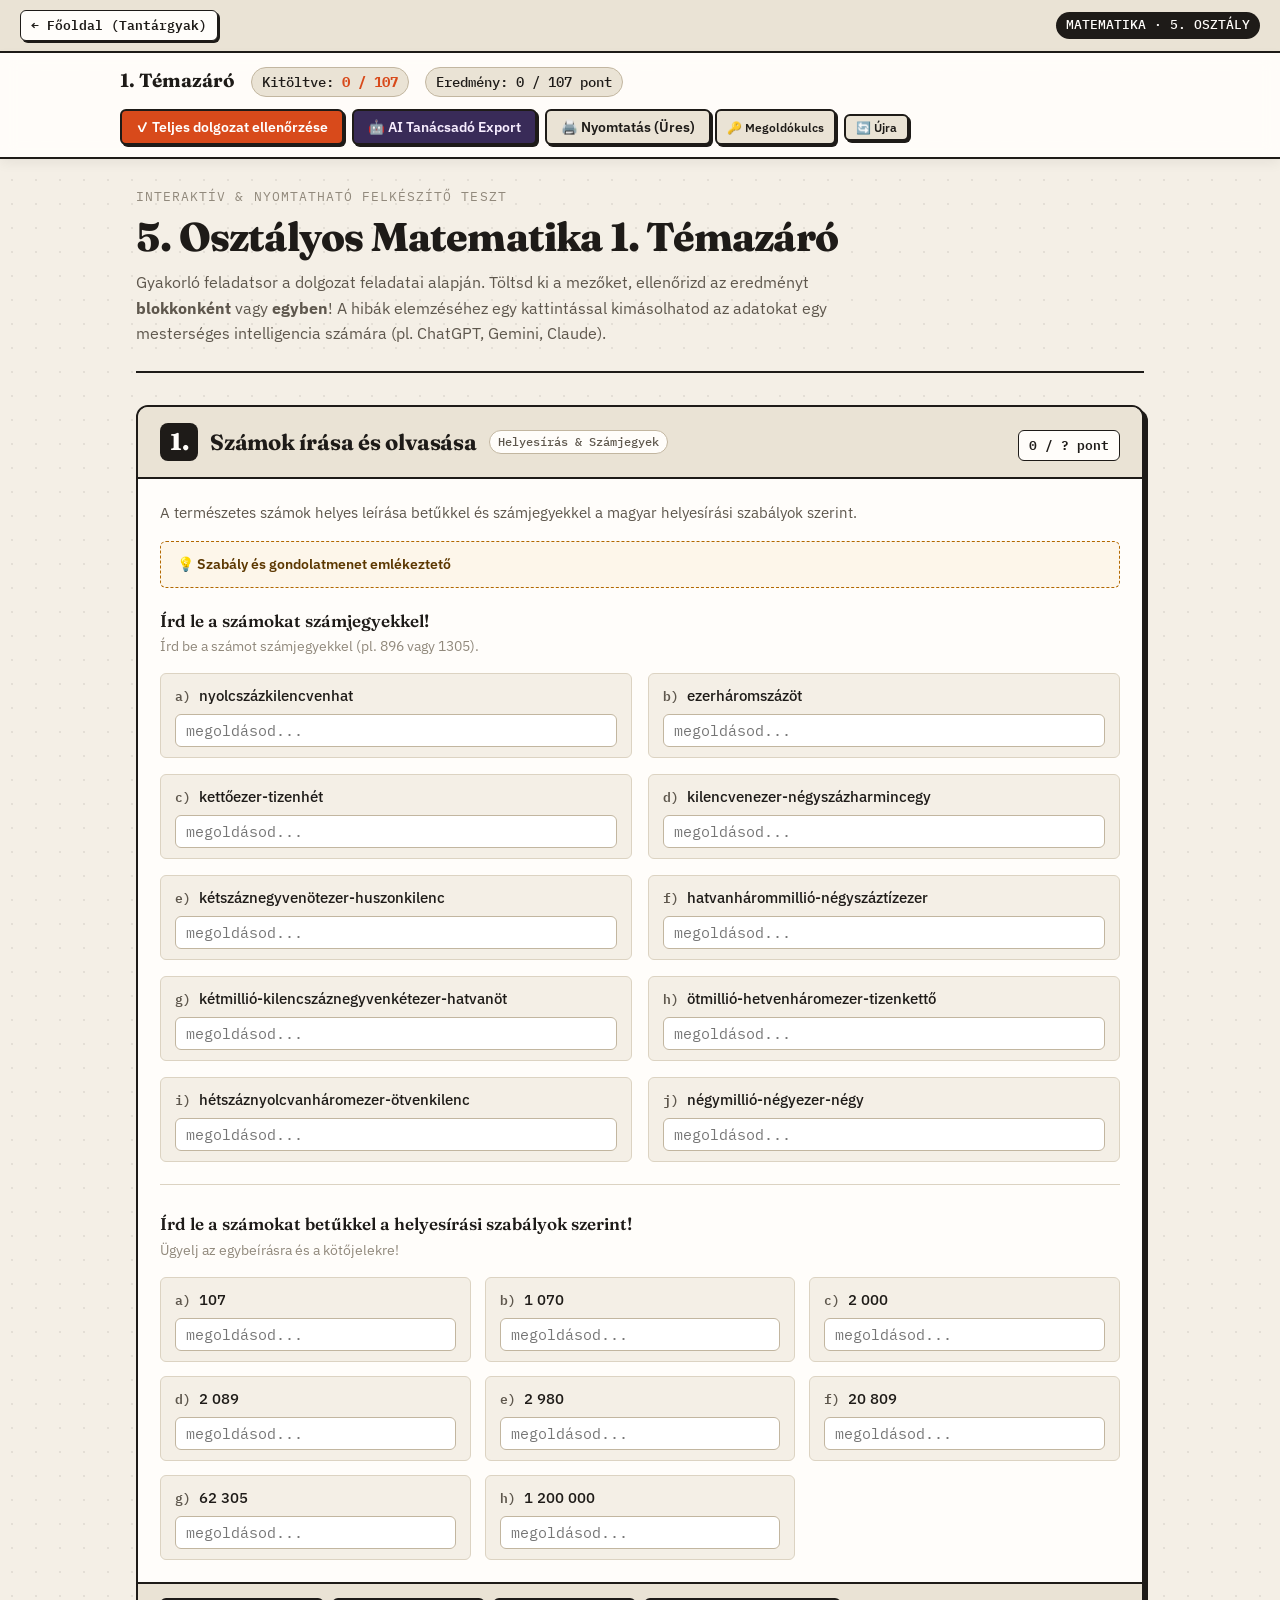
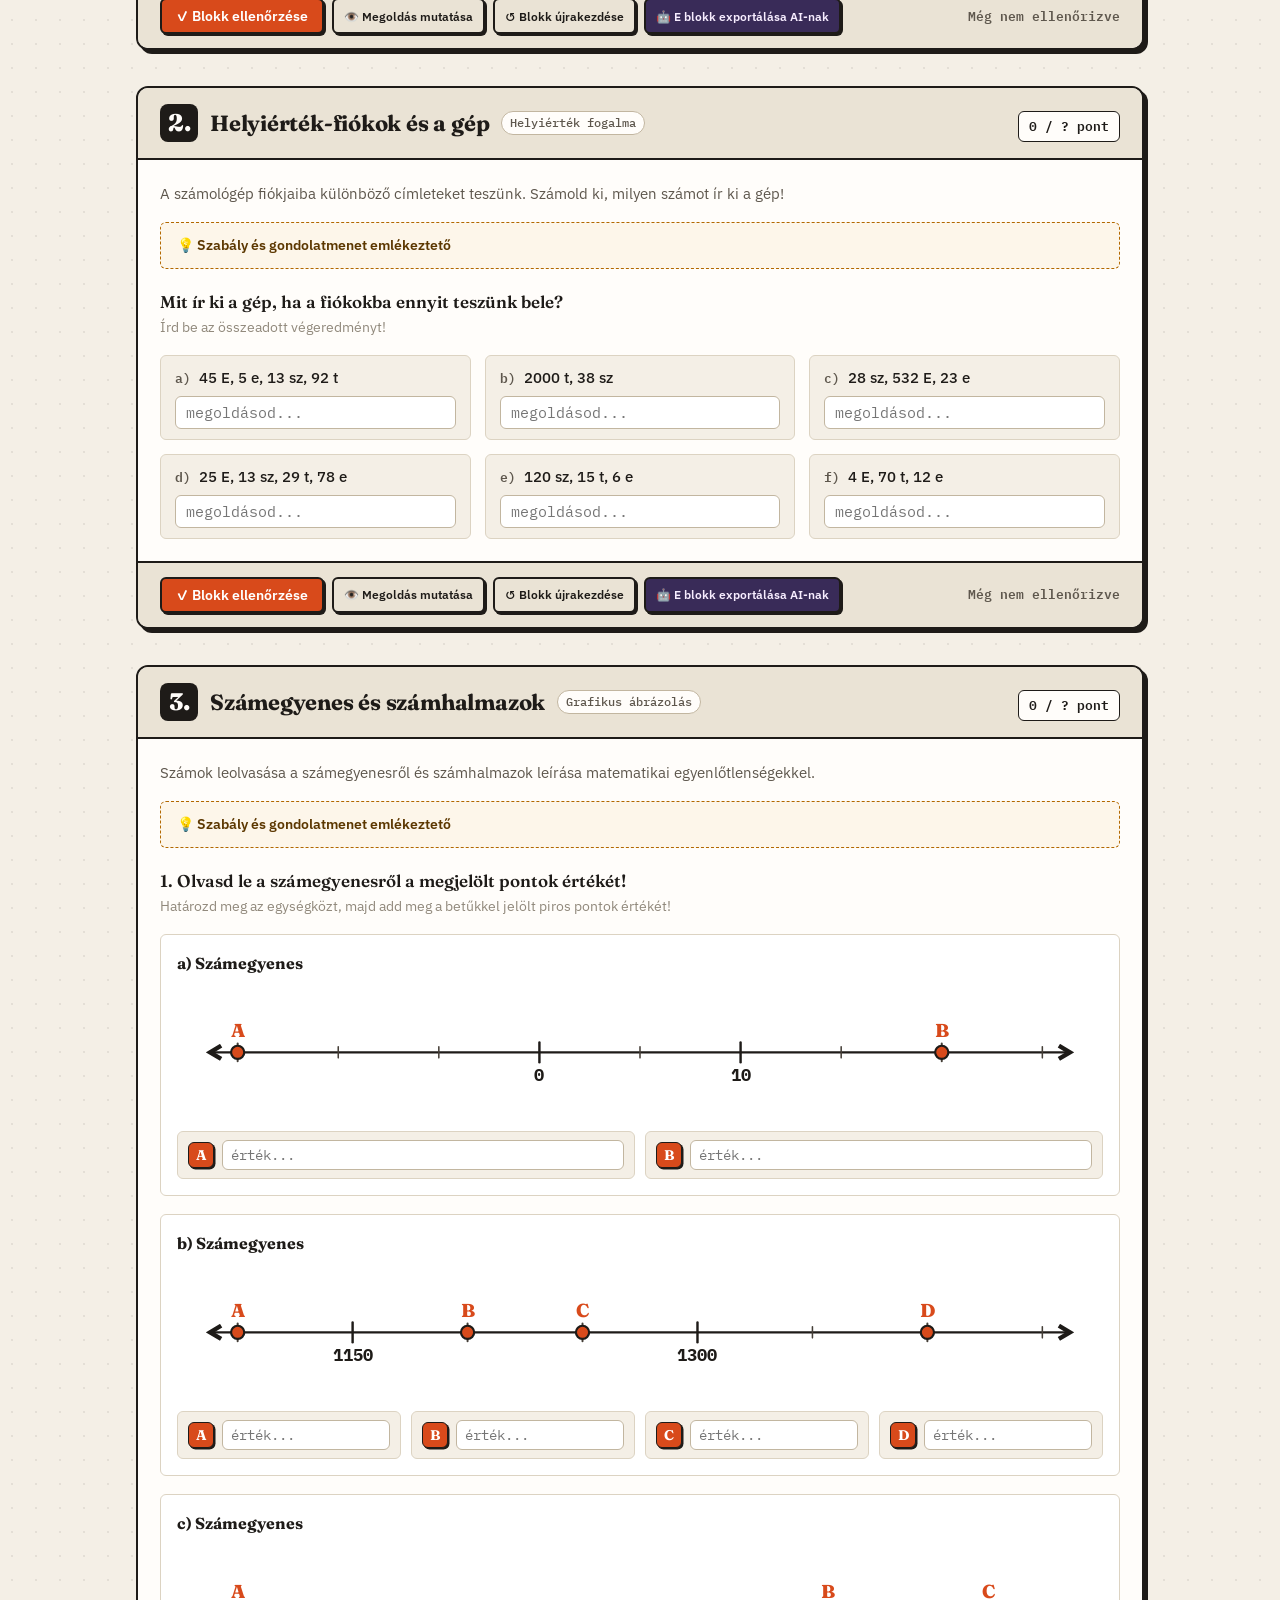
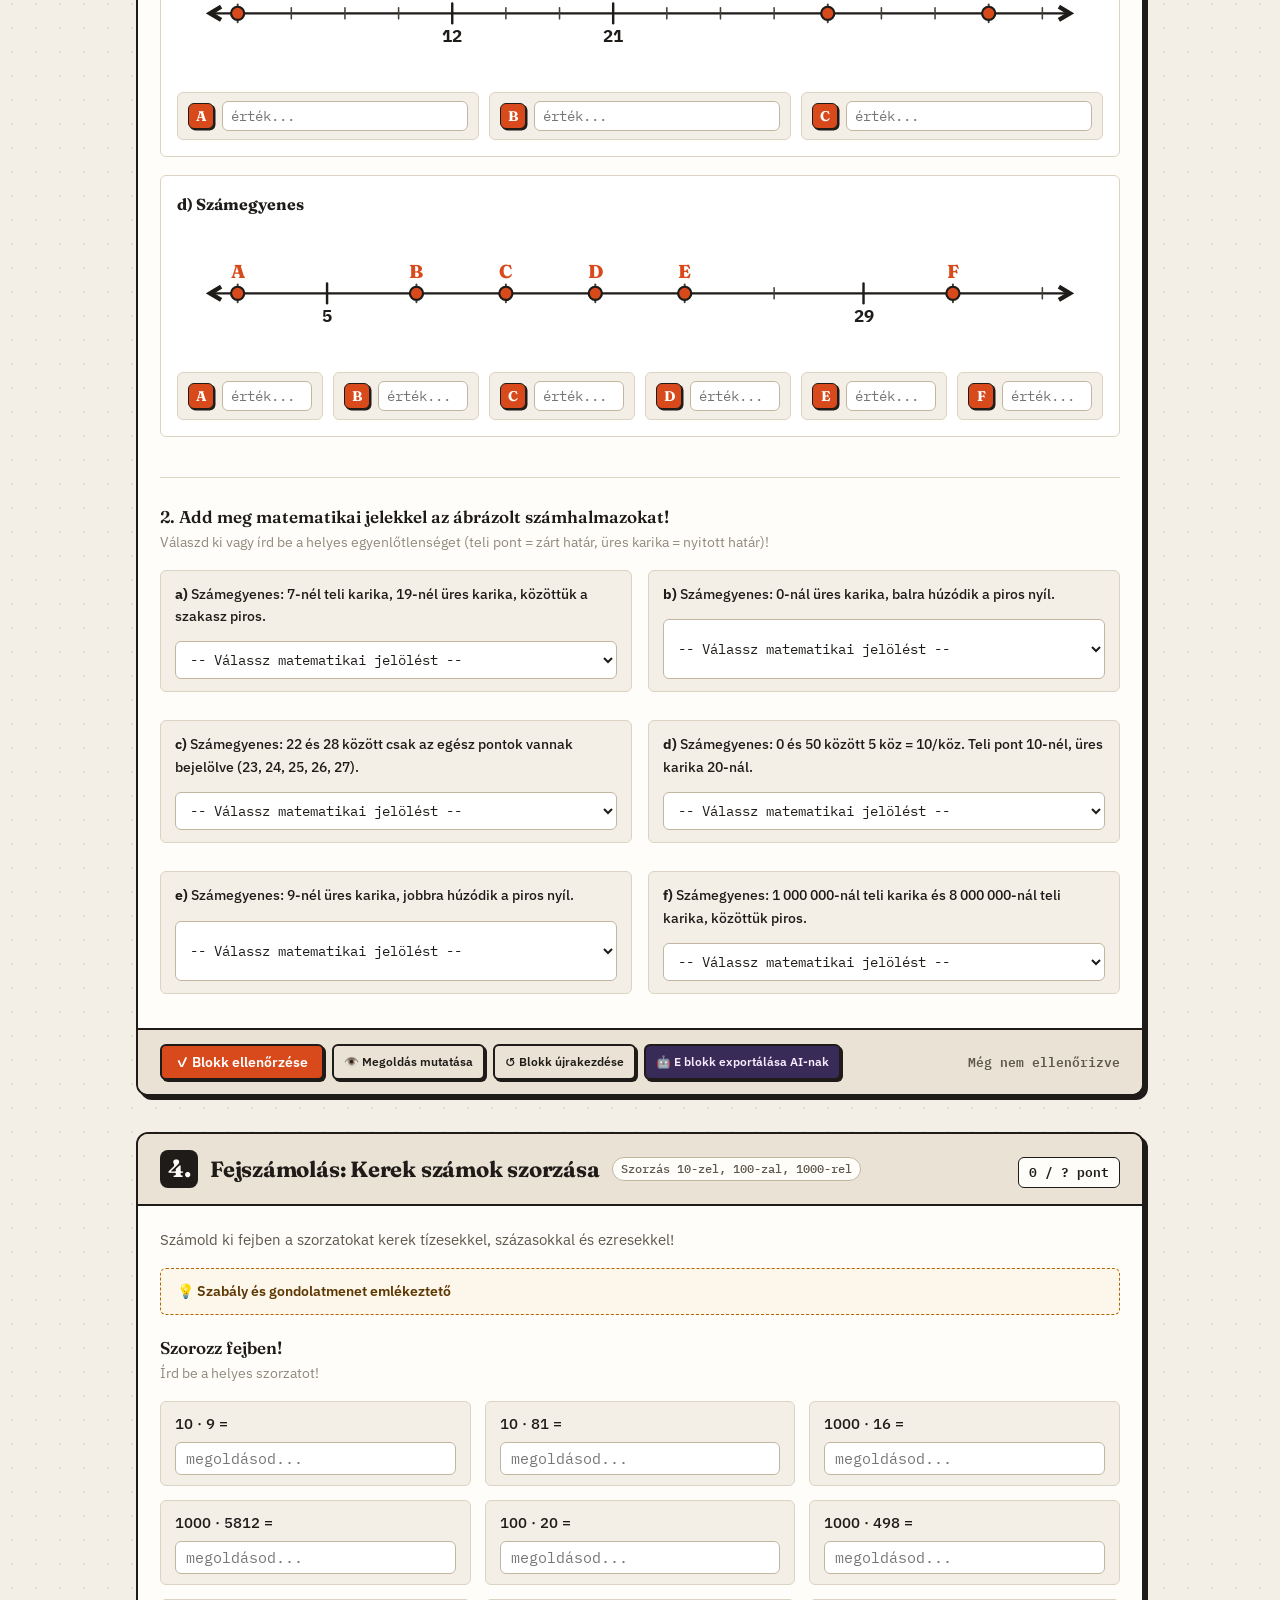
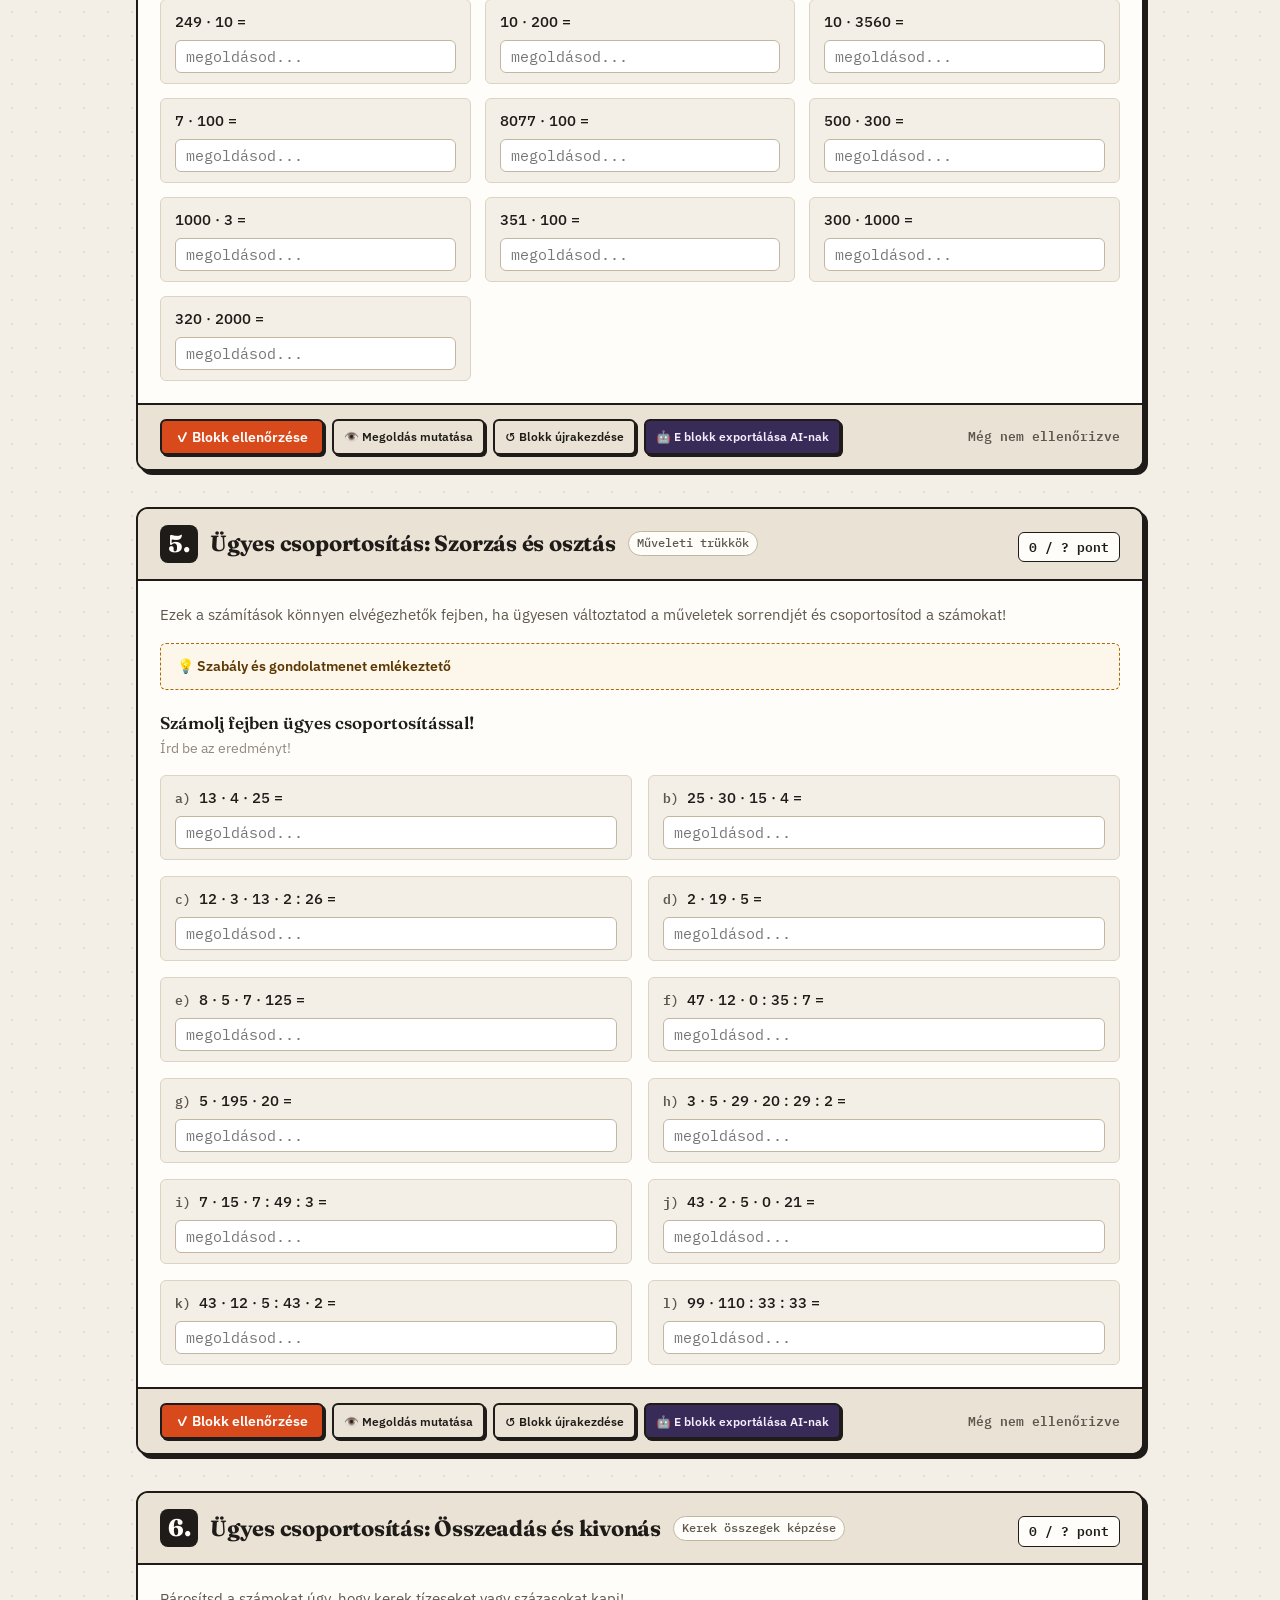
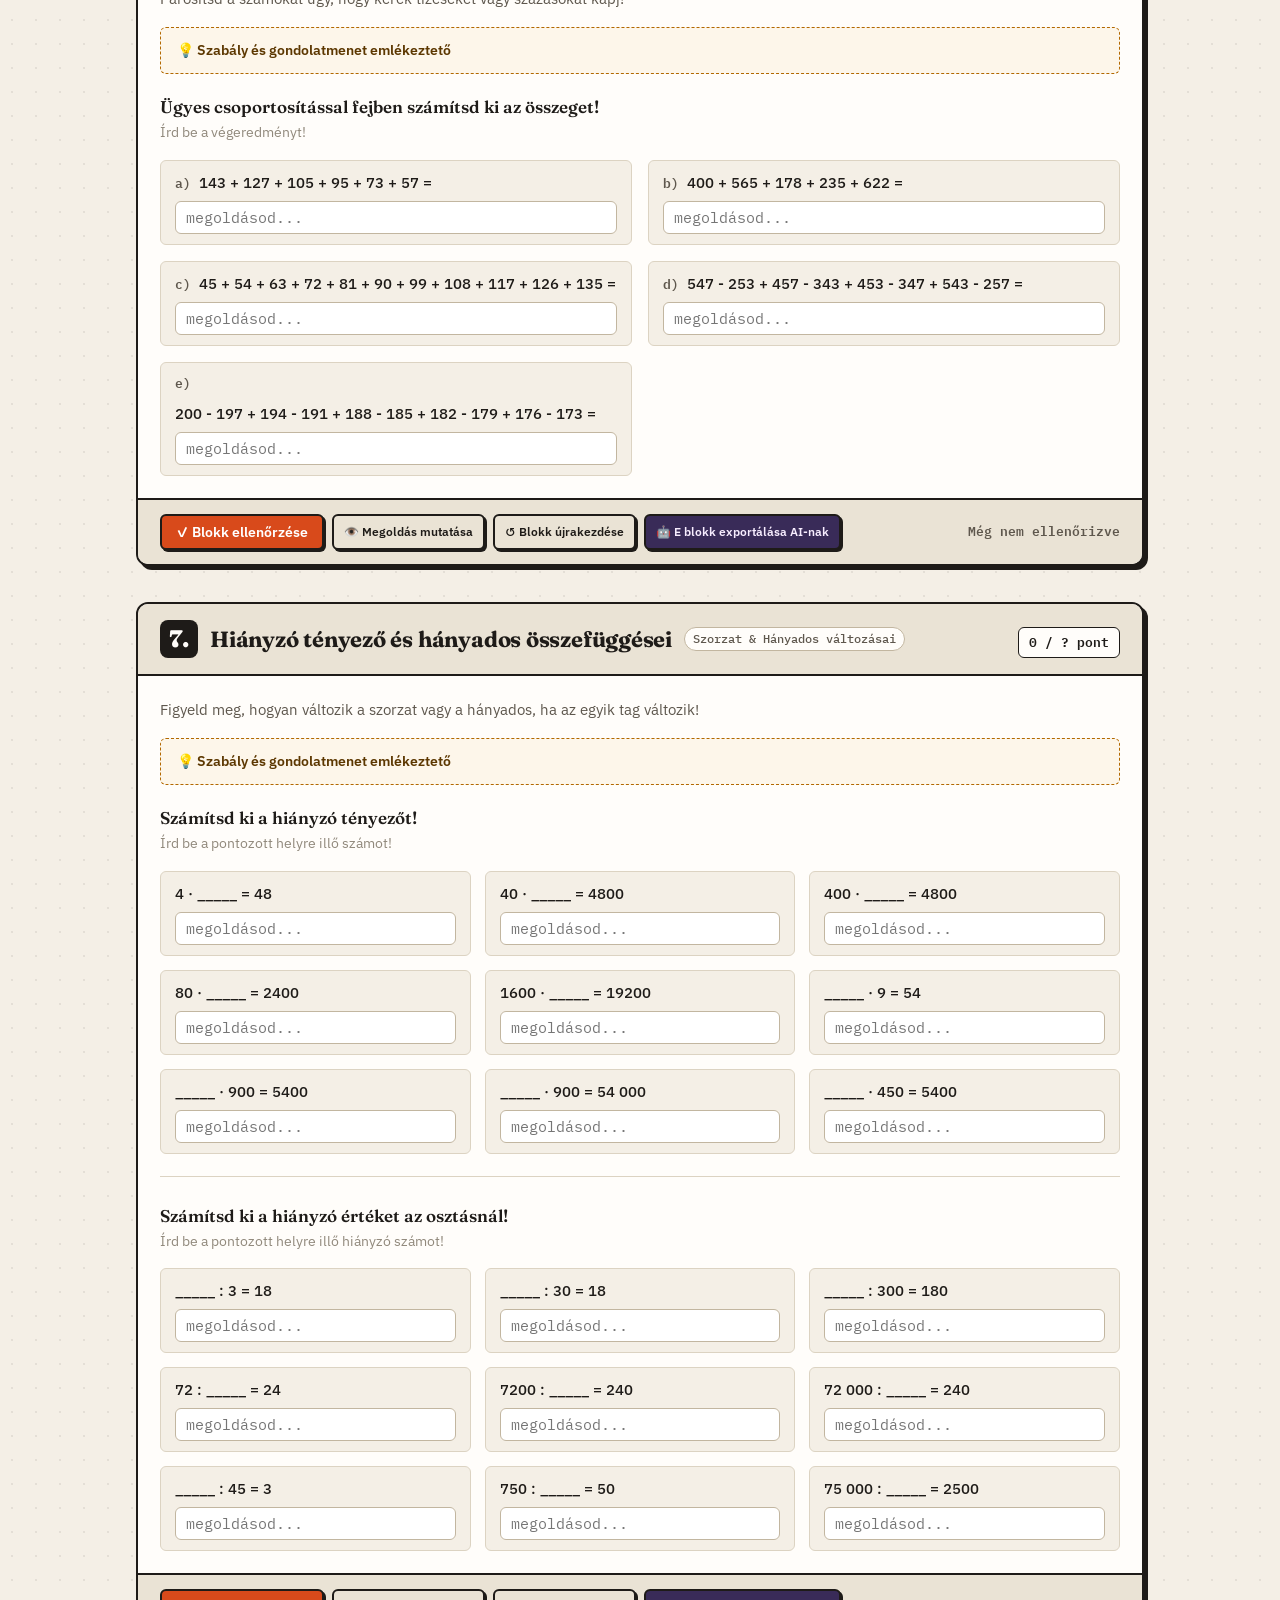
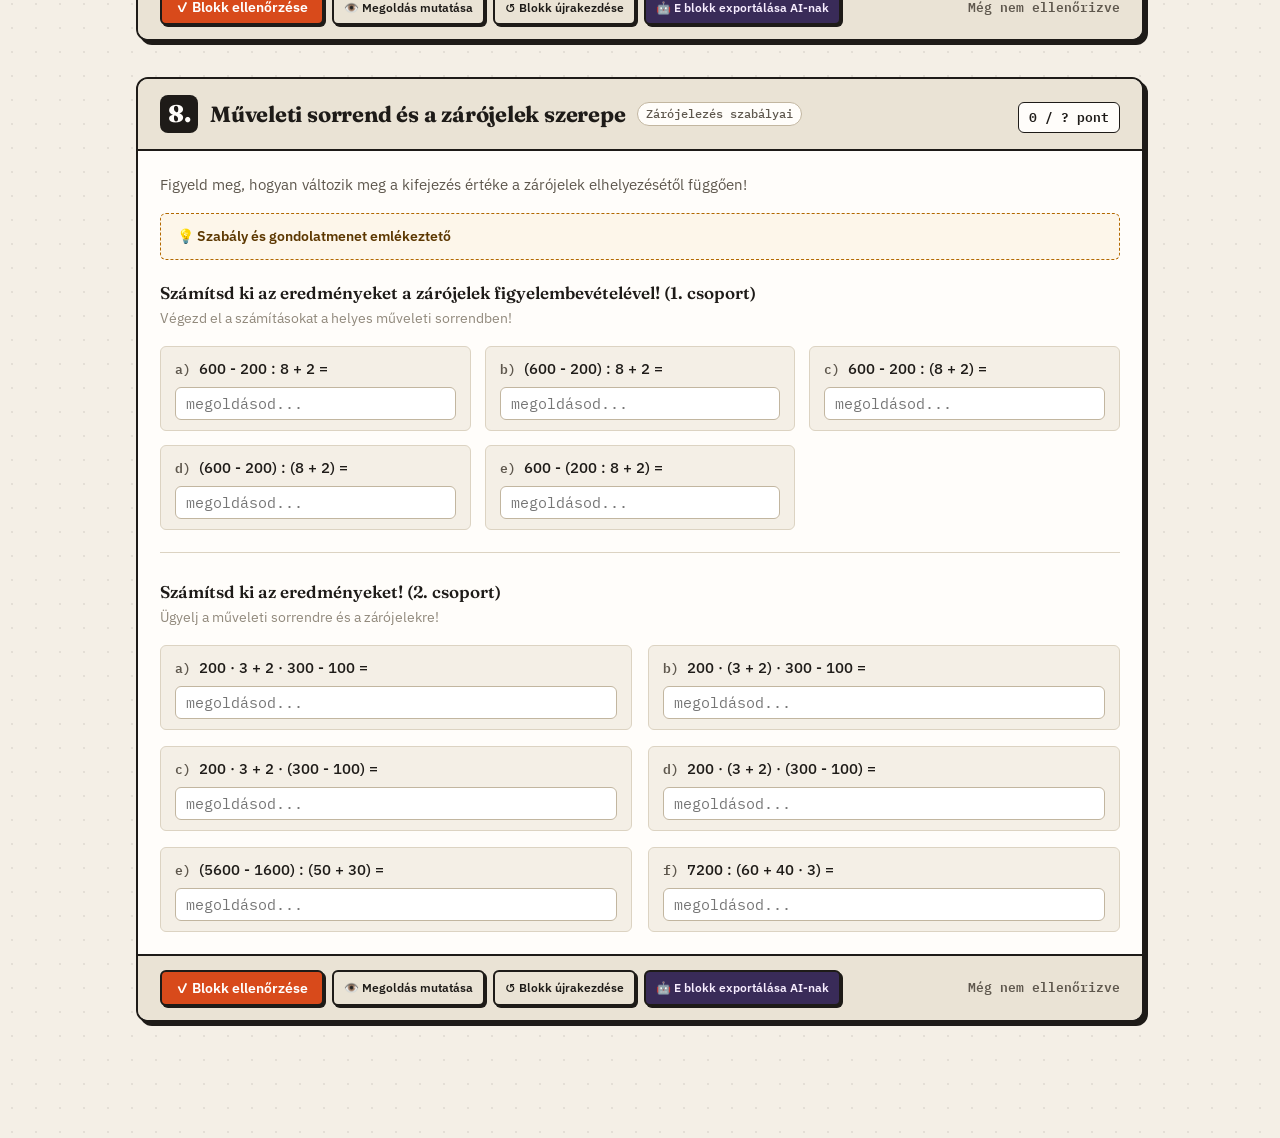
<file: matek/5-osztaly/temazaro-1/index.html>
<!doctype html>
<html lang="hu">
<head>
  <meta charset="utf-8">
  <meta name="viewport" content="width=device-width, initial-scale=1">
  <title>5. Osztályos Matematika Témazáró Gyakorló</title>
  
  <!-- Tipográfia -->
  <link rel="preconnect" href="https://fonts.googleapis.com">
  <link rel="preconnect" href="https://fonts.gstatic.com" crossorigin>
  <link href="https://fonts.googleapis.com/css2?family=Fraunces:opsz,wght@9..144,400;9..144,600;9..144,700;9..144,800&family=IBM+Plex+Mono:wght@400;500;600&family=IBM+Plex+Sans:wght@400;500;600;700&display=swap" rel="stylesheet">
  
  <link rel="stylesheet" href="style.css">
</head>
<body>

  <!-- Felső navigáció -->
  <nav class="top-nav">
    <a href="../../../index.html">← Főoldal (Tantárgyak)</a>
    <span class="nav-badge">MATEMATIKA · 5. OSZTÁLY</span>
  </nav>

  <!-- Rögzített ellenőrző és statisztika sáv -->
  <header class="sticky-bar">
    <div class="sticky-inner">
      <div class="score-summary">
        <span class="score-title">1. Témazáró</span>
        <span class="score-pill">Kitöltve: <strong id="filled-count">0 / ?</strong></span>
        <span class="score-pill">Eredmény: <span id="total-score">0 / ? pont</span></span>
      </div>

      <div class="sticky-actions">
        <button type="button" class="btn btn-primary" onclick="window.quizApp.checkAll()">
          ✓ Teljes dolgozat ellenőrzése
        </button>

        <button type="button" class="btn btn-ai" onclick="window.quizApp.exportAllToAI()">
          🤖 AI Tanácsadó Export
        </button>

        <div style="display: inline-flex; gap: 4px;">
          <button type="button" class="btn btn-secondary" onclick="window.quizApp.printBlank()" title="Üres feladatlap nyomtatása a diáknak">
            🖨️ Nyomtatás (Üres)
          </button>
          <button type="button" class="btn btn-secondary btn-sm" onclick="window.quizApp.printKey()" title="Megoldókulcs nyomtatása">
            🔑 Megoldókulcs
          </button>
        </div>

        <button type="button" class="btn btn-secondary btn-sm" onclick="window.quizApp.resetAll()" title="Minden válasz törlése és újrakezdés">
          🔄 Újra
        </button>
      </div>
    </div>
  </header>

  <main class="container">
    <!-- Nyomtatási diák fejléc (képernyőn rejtve, papíron megjelenik) -->
    <div class="print-student-header">
      <h2>Matematika 5. osztály — 1. Témazáró dolgozat</h2>
      <div class="print-sub">Természetes számok, helyiérték, számegyenes, fejszámolási műveletek, műveleti sorrend</div>
      <div class="print-fields-row">
        <div><strong>Név:</strong> <span class="print-field" style="min-width: 220px;"></span></div>
        <div><strong>Osztály:</strong> <span class="print-field" style="min-width: 60px;">5.</span></div>
        <div><strong>Dátum:</strong> <span class="print-field" style="min-width: 120px;">202___ . ___ . ___</span></div>
      </div>
      <div class="print-fields-row" style="margin-top: 14px;">
        <div><strong>Elért pontszám:</strong> <span class="print-field" style="min-width: 100px;"></span> / <span id="print-max-pts">65</span> pont</div>
        <div><strong>Százalék:</strong> <span class="print-field" style="min-width: 80px;"></span> %</div>
        <div><strong>Érdemjegy:</strong> <span class="print-field" style="min-width: 80px;"></span></div>
      </div>
    </div>

    <!-- Webes bevezető -->
    <section class="hero">
      <div class="hero-meta">Interaktív & Nyomtatható felkészítő teszt</div>
      <h1>5. Osztályos Matematika 1. Témazáró</h1>
      <p>
        Gyakorló feladatsor a dolgozat feladatai alapján. Töltsd ki a mezőket, ellenőrizd az eredményt
        <strong>blokkonként</strong> vagy <strong>egyben</strong>! A hibák elemzéséhez egy kattintással kimásolhatod az adatokat egy mesterséges intelligencia számára (pl. ChatGPT, Gemini, Claude).
      </p>
    </section>

    <!-- Dinamikusan renderelt feladatblokkok konténere -->
    <div id="quiz-container">
      <!-- Az app.js tölti fel a data.js alapján -->
    </div>
  </main>

  <!-- AI EXPORT MODAL -->
  <div class="modal-overlay" id="ai-modal" role="dialog" aria-modal="true">
    <div class="modal-card">
      <header class="modal-header">
        <h3>🤖 Eredmények exportálása AI Tanácsadónak</h3>
        <button type="button" class="modal-close" onclick="window.quizApp.closeModal()" aria-label="Bezárás">&times;</button>
      </header>

      <div class="modal-body">
        <p class="modal-lead">
          Az alábbi mezőben összeállítottunk egy személyre szabott szöveget a dolgozatod eredményeivel, a hibáiddal és a szabályokkal.
          <strong>Kattints a másolás gombra</strong>, majd illeszd be a kedvenc AI asszisztensedbe (vagy ide a chatbe), hogy azonnal elmagyarázza a lépéseket és segítsen javítani!
        </p>

        <div style="display: flex; gap: 16px; margin-bottom: 12px; font-size: 13.5px; flex-wrap: wrap;">
          <label style="display: flex; align-items: center; gap: 6px; cursor: pointer; font-weight: 500;">
            <input type="radio" name="export-filter" value="mistakes_only" checked onchange="window.quizApp.setExportFilter('mistakes_only')">
            <span>Csak a hibás feladatok elemzése (Ajánlott)</span>
          </label>
          <label style="display: flex; align-items: center; gap: 6px; cursor: pointer; font-weight: 500;">
            <input type="radio" name="export-filter" value="all" onchange="window.quizApp.setExportFilter('all')">
            <span>Minden feladat (helyesekkel együtt)</span>
          </label>
        </div>

        <textarea class="ai-prompt-box" id="ai-prompt-content" readonly spellcheck="false"></textarea>
      </div>

      <footer class="modal-footer">
        <span class="copy-toast" id="copy-toast">✓ Sikeresen kimásolva a vágólapra!</span>
        <button type="button" class="btn btn-secondary" onclick="window.quizApp.closeModal()">Bezárás</button>
        <button type="button" class="btn btn-primary" onclick="window.quizApp.copyPromptToClipboard()">📋 Másolás a vágólapra</button>
      </footer>
    </div>
  </div>

  <!-- Adat és logika betöltése -->
  <script src="data.js"></script>
  <script src="app.js"></script>
</body>
</html>
</file>
<file: matek/5-osztaly/temazaro-1/style.css>
/* ===================================================================
   5. OSZTÁLYOS MATEMATIKA TÉMAZÁRÓ GYAKORLÓ - STÍLUSLAP
   Design nyelv: Könyvtári / iskolai füzet esztétika, reszponzív, print-ready
   =================================================================== */

:root {
  --paper: #f4efe6;
  --paper-2: #eae3d5;
  --paper-card: #fffdfa;
  --ink: #1e1b18;
  --ink-muted: #5e574d;
  --ink-faint: #91897c;
  --line: #dcd3c2;
  --line-strong: #c2b6a0;
  
  --accent: #d84a1b;
  --accent-soft: #fdeee9;
  --blue: #1d638f;
  --blue-soft: #edf5fa;
  --green: #257846;
  --green-soft: #eaf6ee;
  --red: #c52828;
  --red-soft: #fdeeed;
  --amber: #b26800;
  --amber-soft: #fdf6ea;
  
  --shadow-sm: 2px 2px 0 var(--ink);
  --shadow-md: 4px 4px 0 var(--ink);
  --shadow-lg: 7px 7px 0 var(--ink);
  
  --radius-sm: 6px;
  --radius-md: 12px;
  --radius-lg: 18px;
}

* {
  box-sizing: border-box;
}

input, select, textarea {
  box-sizing: border-box;
  max-width: 100%;
}

html, body {
  margin: 0;
  padding: 0;
}

body {
  background: var(--paper);
  background-image: radial-gradient(rgba(30, 27, 24, 0.08) 1.2px, transparent 1.2px);
  background-size: 24px 24px;
  color: var(--ink);
  font: 16px/1.6 "IBM Plex Sans", system-ui, -apple-system, sans-serif;
  min-height: 100vh;
}

/* ================== FEJLÉC ÉS STICKY ESZKÖZTÁR ================== */
.top-nav {
  background: var(--paper-2);
  border-bottom: 2px solid var(--ink);
  padding: 10px 20px;
  display: flex;
  justify-content: space-between;
  align-items: center;
  font-family: "IBM Plex Mono", monospace;
  font-size: 13px;
}

.top-nav a {
  color: var(--ink);
  text-decoration: none;
  font-weight: 600;
  display: inline-flex;
  align-items: center;
  gap: 6px;
  padding: 4px 10px;
  border-radius: var(--radius-sm);
  background: var(--paper-card);
  border: 1.5px solid var(--ink);
  box-shadow: var(--shadow-sm);
  transition: transform .15s, box-shadow .15s;
}

.top-nav a:hover {
  transform: translate(-1px, -1px);
  box-shadow: 3px 3px 0 var(--ink);
}

.top-nav .nav-badge {
  background: var(--ink);
  color: var(--paper-card);
  padding: 3px 10px;
  border-radius: 999px;
  font-weight: 500;
}

/* Rögzített ellenőrző és statisztika sáv */
.sticky-bar {
  position: sticky;
  top: 0;
  z-index: 100;
  background: rgba(255, 253, 250, 0.94);
  backdrop-filter: blur(8px);
  border-bottom: 2px solid var(--ink);
  padding: 12px 20px;
  box-shadow: 0 4px 12px rgba(0,0,0,0.06);
}

.sticky-inner {
  max-width: 1040px;
  margin: 0 auto;
  display: flex;
  flex-wrap: wrap;
  align-items: center;
  justify-content: space-between;
  gap: 12px;
}

.score-summary {
  display: flex;
  align-items: baseline;
  gap: 16px;
}

.score-title {
  font-family: "Fraunces", serif;
  font-weight: 700;
  font-size: 19px;
}

.score-pill {
  font-family: "IBM Plex Mono", monospace;
  font-size: 14px;
  background: var(--paper-2);
  border: 1.5px solid var(--line-strong);
  padding: 3px 10px;
  border-radius: 999px;
  font-weight: 500;
}

.score-pill strong {
  color: var(--accent);
  font-weight: 700;
}

.sticky-actions {
  display: flex;
  align-items: center;
  gap: 8px;
  flex-wrap: wrap;
}

/* ================== GOMBOK ÉS VEZÉRLŐK ================== */
.btn {
  font-family: "IBM Plex Sans", sans-serif;
  font-size: 13.5px;
  font-weight: 600;
  padding: 7px 14px;
  border-radius: var(--radius-sm);
  border: 2px solid var(--ink);
  background: var(--paper-card);
  color: var(--ink);
  cursor: pointer;
  display: inline-flex;
  align-items: center;
  gap: 7px;
  box-shadow: var(--shadow-sm);
  transition: transform .12s, box-shadow .12s, background .15s;
  white-space: nowrap;
}

.btn:hover {
  transform: translate(-1px, -1px);
  box-shadow: 3px 3px 0 var(--ink);
}

.btn:active {
  transform: translate(2px, 2px);
  box-shadow: 0 0 0 var(--ink);
}

.btn-primary {
  background: var(--accent);
  color: #fff;
  border-color: var(--ink);
}
.btn-primary:hover {
  background: #c73e12;
}

.btn-ai {
  background: #392b58;
  color: #f7edff;
  border-color: var(--ink);
}
.btn-ai:hover {
  background: #4a3872;
}

.btn-secondary {
  background: var(--paper-2);
}

.btn-sm {
  font-size: 12px;
  padding: 4px 10px;
}

/* ================== TARTALOM WRAPPER ================== */
.container {
  max-width: 1040px;
  margin: 0 auto;
  padding: 28px 16px 80px;
}

.hero {
  margin-bottom: 32px;
  padding-bottom: 24px;
  border-bottom: 2px solid var(--ink);
}

.hero-meta {
  font-family: "IBM Plex Mono", monospace;
  font-size: 13px;
  color: var(--ink-faint);
  letter-spacing: .08em;
  text-transform: uppercase;
  margin-bottom: 6px;
}

.hero h1 {
  font: 800 clamp(28px, 4.5vw, 40px)/1.15 "Fraunces", serif;
  margin: 0 0 10px;
  letter-spacing: -0.02em;
}

.hero p {
  margin: 0;
  color: var(--ink-muted);
  max-width: 760px;
  font-size: 16px;
}

/* Nyomtatási diák fejléc mező (képernyőn rejtve, nyomtatásban megjelenik) */
.print-student-header {
  display: none;
}

/* ================== FELADATBLOKKOK ================== */
.quiz-block {
  background: var(--paper-card);
  border: 2px solid var(--ink);
  border-radius: var(--radius-md);
  box-shadow: var(--shadow-md);
  margin-bottom: 36px;
  overflow: hidden;
  transition: box-shadow .2s;
}

.block-header {
  background: var(--paper-2);
  border-bottom: 2px solid var(--ink);
  padding: 16px 22px;
  display: flex;
  align-items: baseline;
  justify-content: space-between;
  flex-wrap: wrap;
  gap: 10px;
}

.block-title-wrap {
  display: flex;
  align-items: center;
  gap: 12px;
  flex-wrap: wrap;
}

.block-num {
  font: 800 24px/1 "Fraunces", serif;
  background: var(--ink);
  color: var(--paper-card);
  width: 38px;
  height: 38px;
  display: grid;
  place-items: center;
  border-radius: 8px;
  flex-shrink: 0;
}

.block-title {
  font: 700 22px/1.2 "Fraunces", serif;
  margin: 0;
  letter-spacing: -0.01em;
}

.block-badge {
  font-family: "IBM Plex Mono", monospace;
  font-size: 11.5px;
  font-weight: 500;
  background: var(--paper-card);
  border: 1px solid var(--line-strong);
  padding: 2px 8px;
  border-radius: 999px;
  color: var(--ink-muted);
}

.block-score {
  font-family: "IBM Plex Mono", monospace;
  font-size: 13px;
  font-weight: 600;
  padding: 4px 10px;
  border-radius: var(--radius-sm);
  background: var(--paper-card);
  border: 1.5px solid var(--ink);
}

.block-body {
  padding: 22px;
}

.block-desc {
  margin: 0 0 16px;
  color: var(--ink-muted);
  font-size: 15px;
}

/* Szabály / Tipp lenyíló fül */
.rule-box {
  background: var(--amber-soft);
  border: 1.5px dashed var(--amber);
  border-radius: var(--radius-sm);
  padding: 12px 16px;
  margin-bottom: 22px;
  font-size: 14px;
  line-height: 1.5;
  color: #5c3700;
}

.rule-box summary {
  cursor: pointer;
  font-weight: 600;
  display: flex;
  align-items: center;
  gap: 6px;
  user-select: none;
}

.rule-box[open] summary {
  margin-bottom: 8px;
  padding-bottom: 6px;
  border-bottom: 1px dashed rgba(178, 104, 0, 0.4);
}

/* ================== TASKS ÉS FELADATSOROK ================== */
.task-group {
  margin-bottom: 28px;
  padding-bottom: 22px;
  border-bottom: 1px solid var(--line);
}
.task-group:last-child {
  margin-bottom: 0;
  padding-bottom: 0;
  border-bottom: none;
}

.task-group-title {
  font: 600 17px/1.3 "Fraunces", serif;
  margin: 0 0 4px;
}

.task-group-inst {
  font-size: 13.5px;
  color: var(--ink-faint);
  margin: 0 0 16px;
}

/* Rács elrendezés a kérdésekhez */
.grid-questions {
  display: grid;
  grid-template-columns: repeat(auto-fill, minmax(min(100%, 260px), 1fr));
  gap: 14px;
  width: 100%;
}

.grid-questions-wide {
  display: grid;
  grid-template-columns: repeat(auto-fill, minmax(min(100%, 320px), 1fr));
  gap: 16px;
  width: 100%;
}

.q-item {
  background: var(--paper);
  border: 1.5px solid var(--line);
  border-radius: var(--radius-sm);
  padding: 10px 14px;
  display: flex;
  flex-direction: column;
  gap: 6px;
  min-width: 0;
  overflow: hidden;
  box-sizing: border-box;
  transition: border-color .15s, background .15s;
}

.q-item:focus-within {
  border-color: var(--blue);
  background: #fff;
}

.q-prompt-row {
  display: flex;
  align-items: baseline;
  gap: 8px;
  font-size: 15px;
  flex-wrap: wrap;
  min-width: 0;
}

.q-label {
  font-family: "IBM Plex Mono", monospace;
  font-size: 13px;
  font-weight: 600;
  color: var(--ink-muted);
  flex-shrink: 0;
}

.q-prompt {
  font-weight: 500;
  color: var(--ink);
  word-break: break-word;
  overflow-wrap: break-word;
  min-width: 0;
}

.q-input-wrap {
  display: flex;
  align-items: center;
  gap: 8px;
  width: 100%;
  min-width: 0;
}

.q-input {
  flex: 1 1 0%;
  min-width: 0; /* Megakadályozza a szülő túlfeszítését */
  width: 100%;
  box-sizing: border-box;
  font-family: "IBM Plex Mono", monospace;
  font-size: 15px;
  padding: 6px 10px;
  border: 1.5px solid var(--line-strong);
  border-radius: var(--radius-sm);
  background: #fff;
  color: var(--ink);
  outline: none;
  transition: border-color .15s, box-shadow .15s;
}

.q-input:focus {
  border-color: var(--blue);
  box-shadow: 0 0 0 3px rgba(29, 99, 143, 0.15);
}

/* Állapotok ellenőrzés után */
.q-item.is-correct {
  border-color: var(--green);
  background: var(--green-soft);
}
.q-item.is-correct .q-input {
  border-color: var(--green);
  background: #fff;
  font-weight: 600;
}

.q-item.is-wrong {
  border-color: var(--red);
  background: var(--red-soft);
}
.q-item.is-wrong .q-input {
  border-color: var(--red);
  background: #fff;
}

.q-feedback {
  display: none;
  font-size: 12.5px;
  line-height: 1.4;
  margin-top: 4px;
  padding-top: 6px;
  border-top: 1px dashed var(--line);
  word-break: break-word;
}

.q-item.is-wrong .q-feedback {
  display: block;
  color: var(--red);
}
.q-item.is-correct .q-feedback {
  display: block;
  color: var(--green);
}

.q-feedback strong {
  display: inline-block;
  font-weight: 600;
}

.q-explanation {
  color: var(--ink-muted);
  font-style: italic;
  margin-top: 2px;
}

/* ================== SZÁMEGYENES ELEMEK ================== */
.numberline-card {
  background: #fff;
  border: 1.5px solid var(--line);
  border-radius: var(--radius-sm);
  padding: 16px;
  margin-bottom: 18px;
  max-width: 100%;
  overflow: hidden;
  box-sizing: border-box;
}

.numberline-card h4 {
  font-family: "Fraunces", serif;
  margin: 0 0 8px;
  font-size: 16px;
}

.numberline-svg-wrap {
  width: 100%;
  overflow-x: auto;
  margin-bottom: 14px;
  padding-bottom: 6px;
  -webkit-overflow-scrolling: touch;
}

.numberline-svg {
  display: block;
  min-width: 520px;
  width: 100%;
  height: auto;
}

.numberline-inputs {
  display: grid;
  grid-template-columns: repeat(auto-fit, minmax(110px, 1fr));
  gap: 10px;
  width: 100%;
  box-sizing: border-box;
}

.nl-q-item {
  padding: 8px 10px;
}

.nl-input-unit {
  display: flex;
  align-items: center;
  gap: 8px;
  width: 100%;
  min-width: 0;
}

.nl-point-badge {
  font-family: "Fraunces", serif;
  font-weight: 700;
  font-size: 14px;
  color: #fff;
  background: var(--accent);
  border: 1.5px solid var(--ink);
  border-radius: 6px;
  min-width: 26px;
  height: 26px;
  display: inline-flex;
  align-items: center;
  justify-content: center;
  flex-shrink: 0;
  line-height: 1;
  box-shadow: 1.5px 1.5px 0 var(--ink);
}

.nl-input {
  min-width: 0;
  width: 100%;
  font-size: 14px;
  padding: 5px 8px;
}

/* ================== VÁLASZTÓS HALMAZOK (INTERVALS) ================== */
.interval-card {
  background: var(--paper);
  border: 1.5px solid var(--line);
  border-radius: var(--radius-sm);
  padding: 12px 14px;
  margin-bottom: 12px;
}

.interval-desc {
  font-size: 14px;
  font-weight: 500;
  margin-bottom: 8px;
  color: var(--ink);
}

.interval-select {
  width: 100%;
  font-family: "IBM Plex Mono", monospace;
  font-size: 14px;
  padding: 8px 10px;
  border: 1.5px solid var(--line-strong);
  border-radius: var(--radius-sm);
  background: #fff;
  color: var(--ink);
}

/* ================== BLOKK LÁBLÉC GOMBOK ================== */
.block-footer {
  background: var(--paper-2);
  border-top: 2px solid var(--ink);
  padding: 14px 22px;
  display: flex;
  align-items: center;
  justify-content: space-between;
  flex-wrap: wrap;
  gap: 12px;
}

.block-footer-left {
  display: flex;
  gap: 8px;
  flex-wrap: wrap;
}

.block-footer-status {
  font-family: "IBM Plex Mono", monospace;
  font-size: 13px;
  font-weight: 600;
  color: var(--ink-muted);
}

/* ================== MODAL (AI EXPORT & SEGÉDLETEK) ================== */
.modal-overlay {
  display: none;
  position: fixed;
  inset: 0;
  background: rgba(30, 27, 24, 0.65);
  backdrop-filter: blur(4px);
  z-index: 1000;
  place-items: center;
  padding: 16px;
}

.modal-overlay.is-active {
  display: grid;
}

.modal-card {
  background: var(--paper-card);
  border: 2px solid var(--ink);
  border-radius: var(--radius-md);
  box-shadow: var(--shadow-lg);
  max-width: 680px;
  width: 100%;
  max-height: 90vh;
  display: flex;
  flex-direction: column;
  overflow: hidden;
  animation: modalPop .2s cubic-bezier(.2,1.2,.4,1);
}

@keyframes modalPop {
  from { opacity: 0; transform: scale(0.94); }
  to { opacity: 1; transform: scale(1); }
}

.modal-header {
  background: var(--paper-2);
  border-bottom: 2px solid var(--ink);
  padding: 14px 20px;
  display: flex;
  align-items: center;
  justify-content: space-between;
}

.modal-header h3 {
  font: 700 20px/1 "Fraunces", serif;
  margin: 0;
  display: flex;
  align-items: center;
  gap: 8px;
}

.modal-close {
  background: transparent;
  border: none;
  font-size: 22px;
  line-height: 1;
  cursor: pointer;
  padding: 4px 8px;
  color: var(--ink-muted);
}

.modal-close:hover {
  color: var(--ink);
}

.modal-body {
  padding: 20px;
  overflow-y: auto;
  flex: 1;
}

.modal-lead {
  font-size: 14px;
  color: var(--ink-muted);
  margin-top: 0;
  margin-bottom: 14px;
}

.ai-prompt-box {
  width: 100%;
  min-height: 240px;
  font-family: "IBM Plex Mono", monospace;
  font-size: 12.5px;
  line-height: 1.5;
  background: var(--paper);
  border: 1.5px solid var(--line-strong);
  border-radius: var(--radius-sm);
  padding: 12px;
  color: var(--ink);
  resize: vertical;
  white-space: pre-wrap;
  word-break: break-word;
}

.modal-footer {
  background: var(--paper-2);
  border-top: 1.5px solid var(--line-strong);
  padding: 12px 20px;
  display: flex;
  justify-content: flex-end;
  gap: 10px;
  align-items: center;
}

.copy-toast {
  font-size: 12.5px;
  font-family: "IBM Plex Mono", monospace;
  color: var(--green);
  font-weight: 600;
  display: none;
}

.copy-toast.is-shown {
  display: inline-block;
}

/* ================== RESZPONZÍV IGAZÍTÁSOK (MOBIL & TABLET) ================== */
@media (max-width: 768px) {
  .top-nav {
    padding: 8px 12px;
    font-size: 12px;
  }

  .container {
    padding: 16px 12px 60px;
  }

  .sticky-bar {
    padding: 10px 12px;
  }

  .sticky-inner {
    flex-direction: column;
    align-items: stretch;
    gap: 8px;
  }

  .score-summary {
    justify-content: space-between;
    width: 100%;
    font-size: 13.5px;
  }

  .score-title {
    font-size: 16px;
  }

  .sticky-actions {
    display: grid;
    grid-template-columns: 1fr 1fr;
    gap: 6px;
    width: 100%;
  }

  .sticky-actions .btn {
    justify-content: center;
    padding: 7px 8px;
    font-size: 12px;
    white-space: normal;
    text-align: center;
  }

  .block-header {
    padding: 12px 14px;
  }

  .block-body {
    padding: 14px;
  }

  .block-footer {
    padding: 12px 14px;
    flex-direction: column;
    align-items: stretch;
    gap: 10px;
  }

  .block-footer-left {
    display: grid;
    grid-template-columns: 1fr 1fr;
    gap: 6px;
  }

  .block-footer-left .btn {
    justify-content: center;
    padding: 6px 8px;
    font-size: 12px;
    white-space: normal;
    text-align: center;
  }

  .block-footer-status {
    text-align: center;
  }

  .numberline-inputs {
    grid-template-columns: repeat(auto-fit, minmax(90px, 1fr));
    gap: 6px;
  }
}

@media (max-width: 480px) {
  .sticky-actions {
    grid-template-columns: 1fr;
  }

  .block-footer-left {
    grid-template-columns: 1fr;
  }

  .grid-questions,
  .grid-questions-wide {
    grid-template-columns: 1fr;
  }
}

/* ================== NYOMTATÁSI BEÁLLÍTÁSOK (@media print) ================== */
@media print {
  @page {
    size: A4 portrait;
    margin: 15mm 12mm 15mm 12mm;
  }
  
  body {
    background: #fff !important;
    color: #000 !important;
    font-size: 12pt;
    line-height: 1.4;
  }

  /* Elrejtendő elemek nyomtatáskor */
  .top-nav,
  .sticky-bar,
  .btn,
  .block-footer,
  .rule-box,
  .modal-overlay,
  .q-feedback,
  .copy-toast {
    display: none !important;
  }

  .container {
    max-width: 100% !important;
    padding: 0 !important;
    margin: 0 !important;
  }

  /* Nyomtatási fejléc a diáknak */
  .print-student-header {
    display: block !important;
    border: 2px solid #000;
    padding: 12px 16px;
    margin-bottom: 20px;
    border-radius: 4px;
  }

  .print-student-header h2 {
    font-family: "Fraunces", serif;
    font-size: 18pt;
    margin: 0 0 4px;
    text-align: center;
  }

  .print-student-header .print-sub {
    font-size: 11pt;
    text-align: center;
    margin-bottom: 12px;
    color: #333;
  }

  .print-fields-row {
    display: flex;
    justify-content: space-between;
    font-family: "IBM Plex Sans", sans-serif;
    font-size: 11pt;
    margin-top: 8px;
  }

  .print-field {
    border-bottom: 1.5px dotted #000;
    display: inline-block;
    min-width: 140px;
    height: 18px;
  }

  .hero {
    display: none !important;
  }

  /* Feladatblokkok nyomtatáskor */
  .quiz-block {
    background: #fff !important;
    border: 1.5px solid #000 !important;
    box-shadow: none !important;
    margin-bottom: 22px !important;
    break-inside: avoid;
    page-break-inside: avoid;
  }

  .block-header {
    background: #f0f0f0 !important;
    border-bottom: 1.5px solid #000 !important;
    padding: 8px 14px !important;
  }

  .block-num {
    background: #000 !important;
    color: #fff !important;
    width: 28px !important;
    height: 28px !important;
    font-size: 14pt !important;
  }

  .block-title {
    font-size: 14pt !important;
  }

  .block-score {
    display: none !important;
  }

  .block-body {
    padding: 14px !important;
  }

  .task-group {
    margin-bottom: 14px !important;
    padding-bottom: 10px !important;
  }

  .task-group-title {
    font-size: 12pt !important;
  }

  /* Inputok kitöltő vonallá válnak a nyomtatásban */
  body:not(.print-with-answers) .q-input {
    border: none !important;
    border-bottom: 1.5px dotted #555 !important;
    border-radius: 0 !important;
    background: transparent !important;
    color: transparent !important;
    box-shadow: none !important;
    min-width: 90px;
  }

  /* Ha javítókulcsot nyomtatnak */
  body.print-with-answers .q-input {
    border: 1px solid #aaa !important;
    background: #fafafa !important;
    color: #000 !important;
    font-weight: 700;
  }

  body.print-with-answers .q-feedback {
    display: block !important;
    color: #000 !important;
  }

  .q-item {
    background: #fff !important;
    border: 1px solid #ccc !important;
    box-shadow: none !important;
    padding: 6px 10px !important;
  }

  .numberline-card {
    border: 1px solid #aaa !important;
    padding: 10px !important;
    margin-bottom: 10px !important;
  }

  .interval-select {
    border: 1px solid #888 !important;
  }
}
</file>
